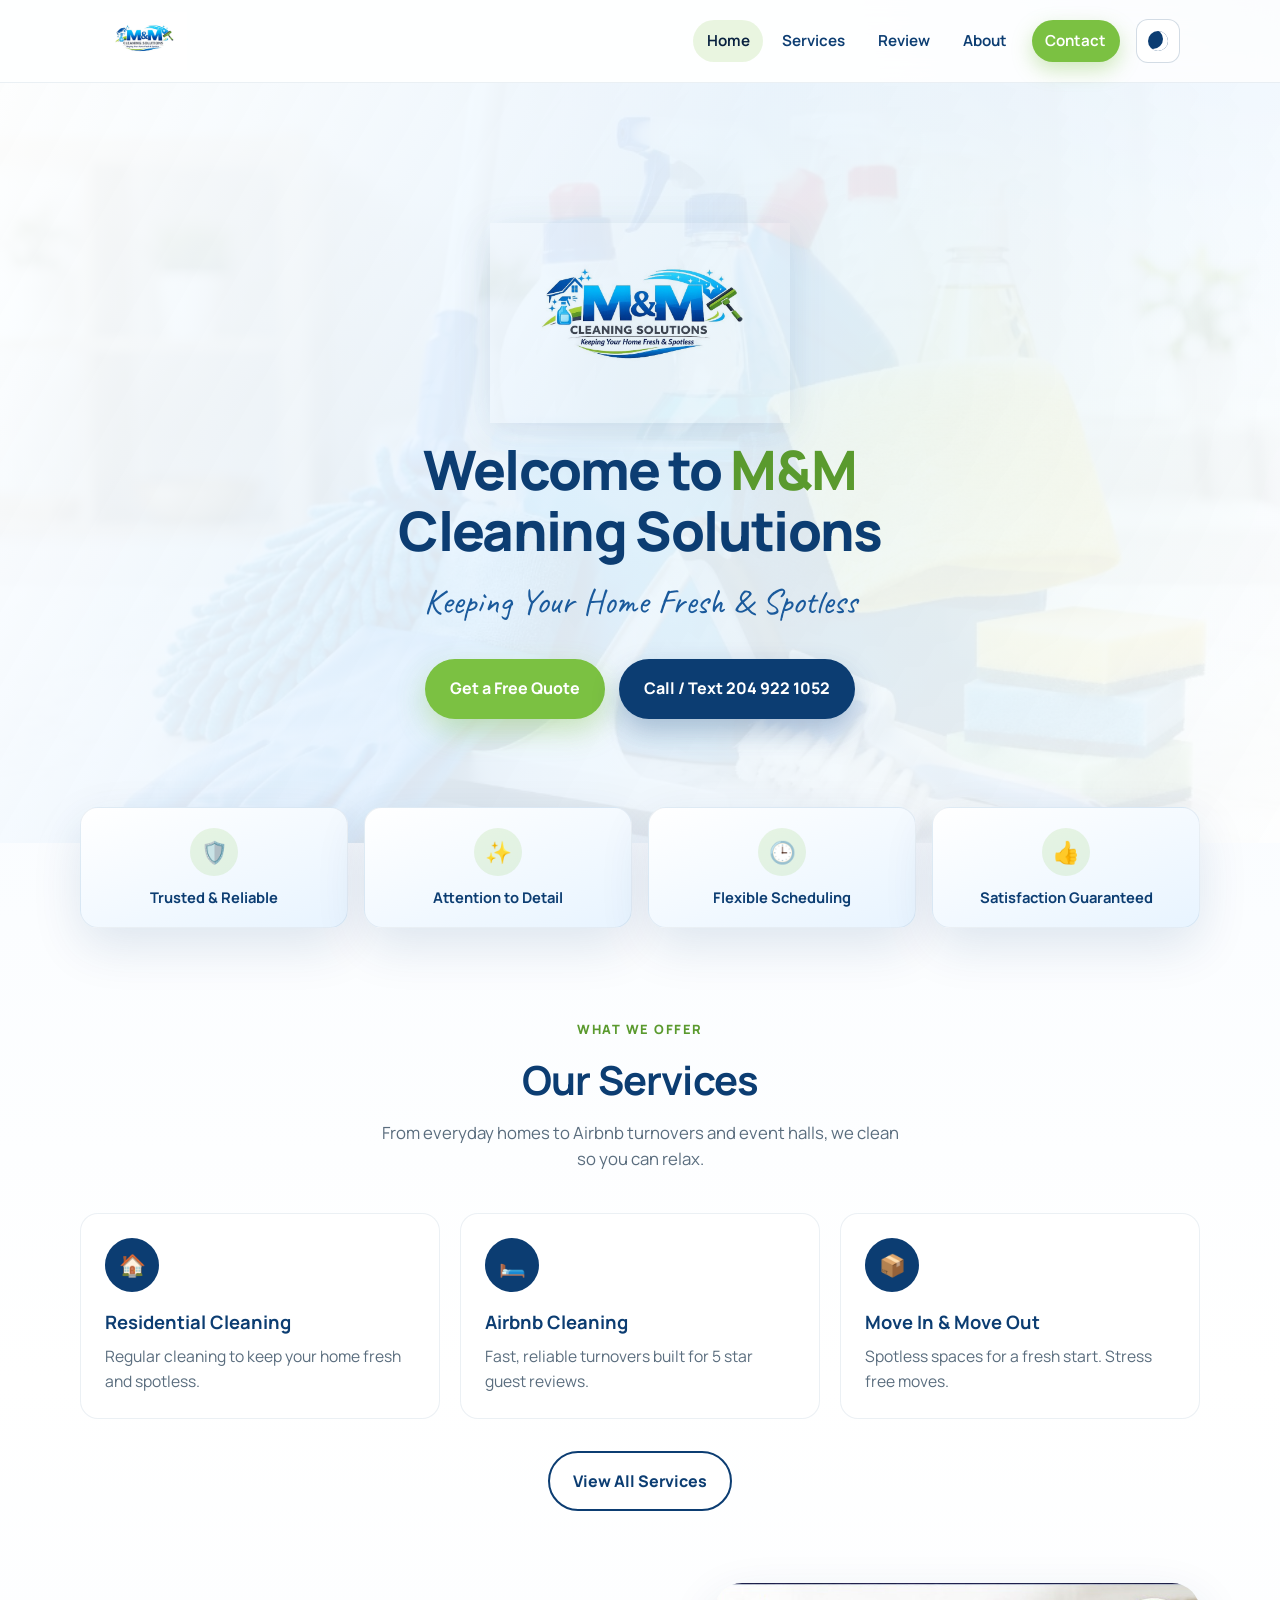
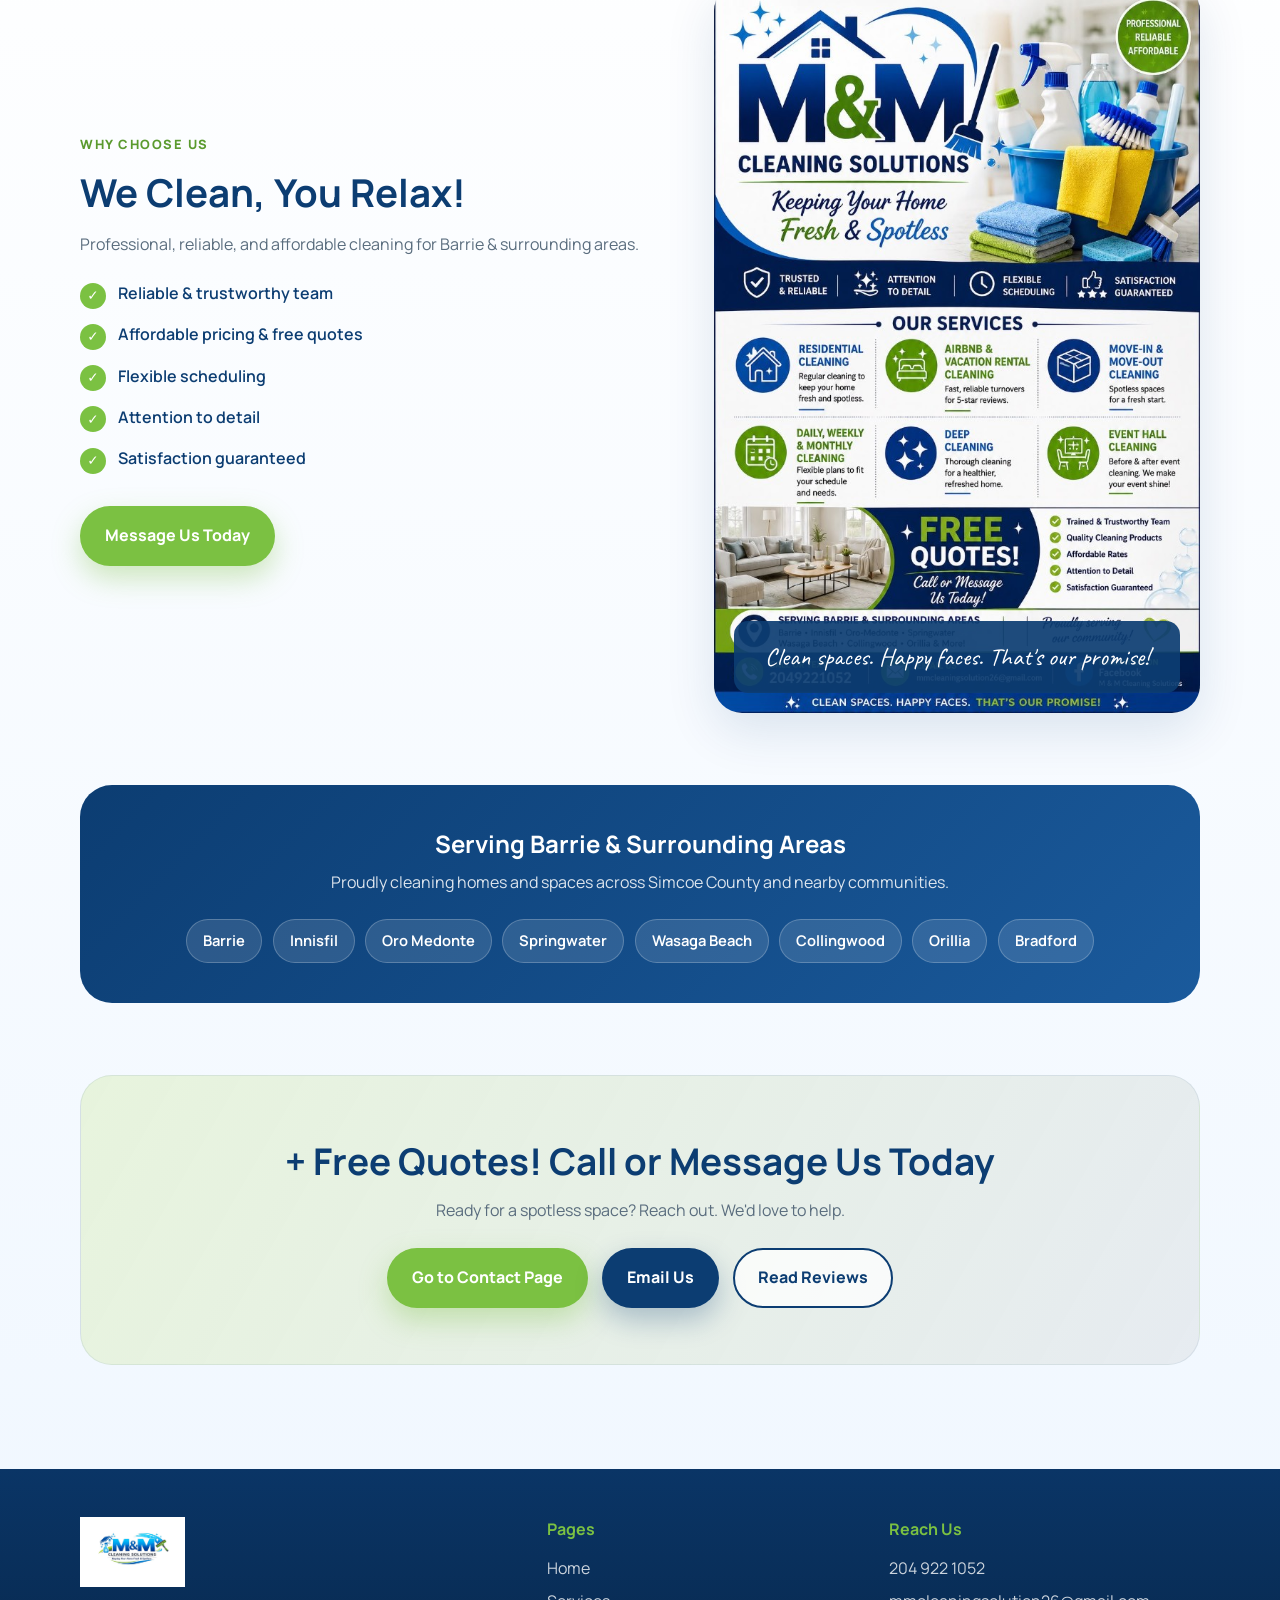
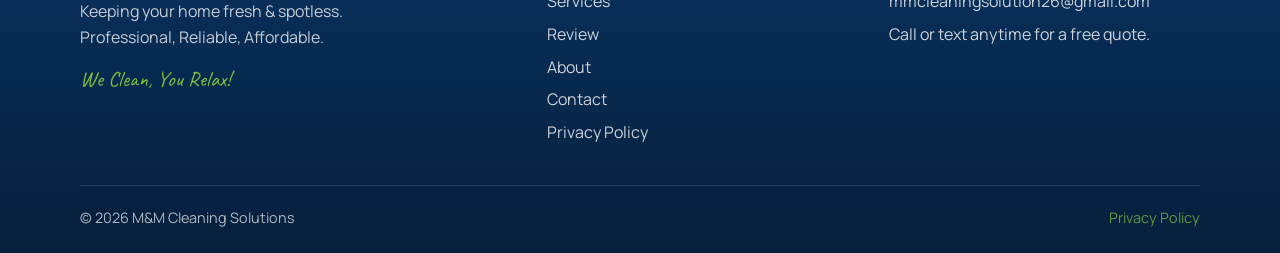
<file: index.html>
﻿<!DOCTYPE html>
<html lang="en">
<head>
 <meta charset="UTF-8" />
 <meta name="viewport" content="width=device-width, initial-scale=1.0" />
 <title>M&M Cleaning Solutions | Keeping Your Home Fresh & Spotless</title>
 <meta name="description" content="Professional residential, Airbnb, deep, and event cleaning in Barrie and surrounding areas. Call or text 204 922 1052 for a free quote." />
 <link rel="preconnect" href="https://fonts.googleapis.com" />
 <link rel="preconnect" href="https://fonts.gstatic.com" crossorigin />
 <link href="https://fonts.googleapis.com/css2?family=Caveat:wght@600;700&family=Manrope:wght@500;600;700;800&display=swap" rel="stylesheet" />
 <link rel="stylesheet" href="css/styles.css" />
 <link rel="icon" href="assets/logo.png" />
 <script>
 (function () {
   try {
     var t = localStorage.getItem("mm-theme");
     if (t === "dark" || (!t && window.matchMedia("(prefers-color-scheme: dark)").matches)) {
       document.documentElement.setAttribute("data-theme", "dark");
     }
   } catch (e) {}
 })();
 </script>
</head>
<body data-page="home">
 <header class="site-header">
 <div class="nav-wrap">
 <a class="brand" href="index.html" aria-label="M&M Cleaning Solutions home">
 <img src="assets/logo.png" alt="M&M Cleaning Solutions logo" />
 <span class="brand-text">M&M Cleaning<small>Solutions</small></span>
 </a>
 <nav class="nav-links" aria-label="Primary">
 <a href="index.html" data-nav="home">Home</a>
 <a href="services.html" data-nav="services">Services</a>
 <a href="review.html" data-nav="review">Review</a>
 <a href="about.html" data-nav="about">About</a>
 <a class="nav-cta" href="contact.html" data-nav="contact">Contact</a>
 </nav>
 <div class="nav-actions">
 <button class="theme-toggle" type="button" aria-label="Switch to dark theme" title="Switch to dark theme">
 <span class="theme-toggle-icon" aria-hidden="true"></span>
 </button>
 <button class="menu-toggle" type="button" aria-label="Open menu" aria-expanded="false">
 <span class="menu-toggle-bars" aria-hidden="true"><span></span><span></span><span></span></span>
 </button>
 </div>
 </div>
 </header>

 <main>
 <section class="hero">
 <div class="hero-bg" aria-hidden="true"></div>
 <div class="hero-veil" aria-hidden="true"></div>
 <div class="hero-inner">
 <img class="hero-logo" src="assets/logo.png" alt="M&M Cleaning Solutions" />
 <h1>Welcome to <span>M&M</span> Cleaning Solutions</h1>
 <p class="hero-tag">Keeping Your Home Fresh & Spotless</p>
 <div class="hero-actions">
 <a class="btn btn-primary" href="contact.html">Get a Free Quote</a>
 <a class="btn btn-secondary" href="tel:2049221052">Call / Text 204 922 1052</a>
 </div>
 </div>
 </section>

 <div class="values">
 <article class="value-item reveal">
 <div class="value-icon">🛡️</div>
 <h3>Trusted & Reliable</h3>
 </article>
 <article class="value-item reveal">
 <div class="value-icon">✨</div>
 <h3>Attention to Detail</h3>
 </article>
 <article class="value-item reveal">
 <div class="value-icon">🕒</div>
 <h3>Flexible Scheduling</h3>
 </article>
 <article class="value-item reveal">
 <div class="value-icon">👍</div>
 <h3>Satisfaction Guaranteed</h3>
 </article>
 </div>

 <section class="section">
 <div class="section-inner">
 <div class="section-head reveal">
 <span class="eyebrow">What we offer</span>
 <h2>Our Services</h2>
 <p>From everyday homes to Airbnb turnovers and event halls, we clean so you can relax.</p>
 </div>
 <div class="services-grid">
 <article class="service reveal">
 <div class="service-icon">🏠</div>
 <h3>Residential Cleaning</h3>
 <p>Regular cleaning to keep your home fresh and spotless.</p>
 </article>
 <article class="service reveal">
 <div class="service-icon">🛏️</div>
 <h3>Airbnb Cleaning</h3>
 <p>Fast, reliable turnovers built for 5 star guest reviews.</p>
 </article>
 <article class="service reveal">
 <div class="service-icon">📦</div>
 <h3>Move In & Move Out</h3>
 <p>Spotless spaces for a fresh start. Stress free moves.</p>
 </article>
 </div>
 <div class="hero-actions" style="margin-top: 2rem;">
 <a class="btn btn-outline" href="services.html">View All Services</a>
 </div>
 </div>
 </section>

 <section class="section" style="padding-top: 0;">
 <div class="section-inner split">
 <div class="reveal">
 <span class="eyebrow">Why choose us</span>
 <h2 style="color: var(--navy); font-size: clamp(1.8rem, 3vw, 2.4rem); margin-bottom: 0.5rem;">We Clean, You Relax!</h2>
 <p style="color: var(--muted);">Professional, reliable, and affordable cleaning for Barrie & surrounding areas.</p>
 <ul class="check-list">
 <li><span class="check">✓</span> Reliable & trustworthy team</li>
 <li><span class="check">✓</span> Affordable pricing & free quotes</li>
 <li><span class="check">✓</span> Flexible scheduling</li>
 <li><span class="check">✓</span> Attention to detail</li>
 <li><span class="check">✓</span> Satisfaction guaranteed</li>
 </ul>
 <a class="btn btn-primary" href="contact.html">Message Us Today</a>
 </div>
 <div class="split-visual reveal">
 <img src="assets/living-room.png" alt="Clean, bright living space" />
 <div class="split-badge">Clean spaces. Happy faces. That's our promise!</div>
 </div>
 </div>
 </section>

 <section class="section" style="padding-top: 0;">
 <div class="section-inner">
 <div class="areas reveal">
 <h2>Serving Barrie & Surrounding Areas</h2>
 <p>Proudly cleaning homes and spaces across Simcoe County and nearby communities.</p>
 <div class="area-chips">
 <span>Barrie</span>
 <span>Innisfil</span>
 <span>Oro Medonte</span>
 <span>Springwater</span>
 <span>Wasaga Beach</span>
 <span>Collingwood</span>
 <span>Orillia</span>
 <span>Bradford</span>
 </div>
 </div>
 </div>
 </section>

 <section class="section" style="padding-top: 0;">
 <div class="section-inner">
 <div class="cta-band reveal">
 <h2>+ Free Quotes! Call or Message Us Today</h2>
 <p>Ready for a spotless space? Reach out. We'd love to help.</p>
 <div class="hero-actions">
 <a class="btn btn-primary" href="contact.html">Go to Contact Page</a>
 <a class="btn btn-secondary" href="mailto:mmcleaningsolution26@gmail.com">Email Us</a>
 <a class="btn btn-outline" href="review.html">Read Reviews</a>
 </div>
 </div>
 </div>
 </section>
 </main>

 <footer class="site-footer">
 <div class="footer-grid">
 <div class="footer-brand">
 <img src="assets/logo.png" alt="M&M Cleaning Solutions" />
 <p>Keeping your home fresh & spotless. Professional, Reliable, Affordable.</p>
 <p class="footer-promise" style="margin-top: 0.75rem;">We Clean, You Relax!</p>
 </div>
 <div class="footer-col">
 <h4>Pages</h4>
 <a href="index.html">Home</a>
 <a href="services.html">Services</a>
 <a href="review.html">Review</a>
 <a href="about.html">About</a>
 <a href="contact.html">Contact</a>
 <a href="privacy.html">Privacy Policy</a>
 </div>
 <div class="footer-col">
 <h4>Reach Us</h4>
 <a href="tel:2049221052">204 922 1052</a>
 <a href="mailto:mmcleaningsolution26@gmail.com">mmcleaningsolution26@gmail.com</a>
 <p>Call or text anytime for a free quote.</p>
 </div>
 </div>
 <div class="footer-bottom">
 <span>© <span id="year"></span> M&M Cleaning Solutions</span>
 <a href="privacy.html">Privacy Policy</a>
 </div>
 </footer>

 <script src="js/main.js"></script>
</body>
</html>
</file>
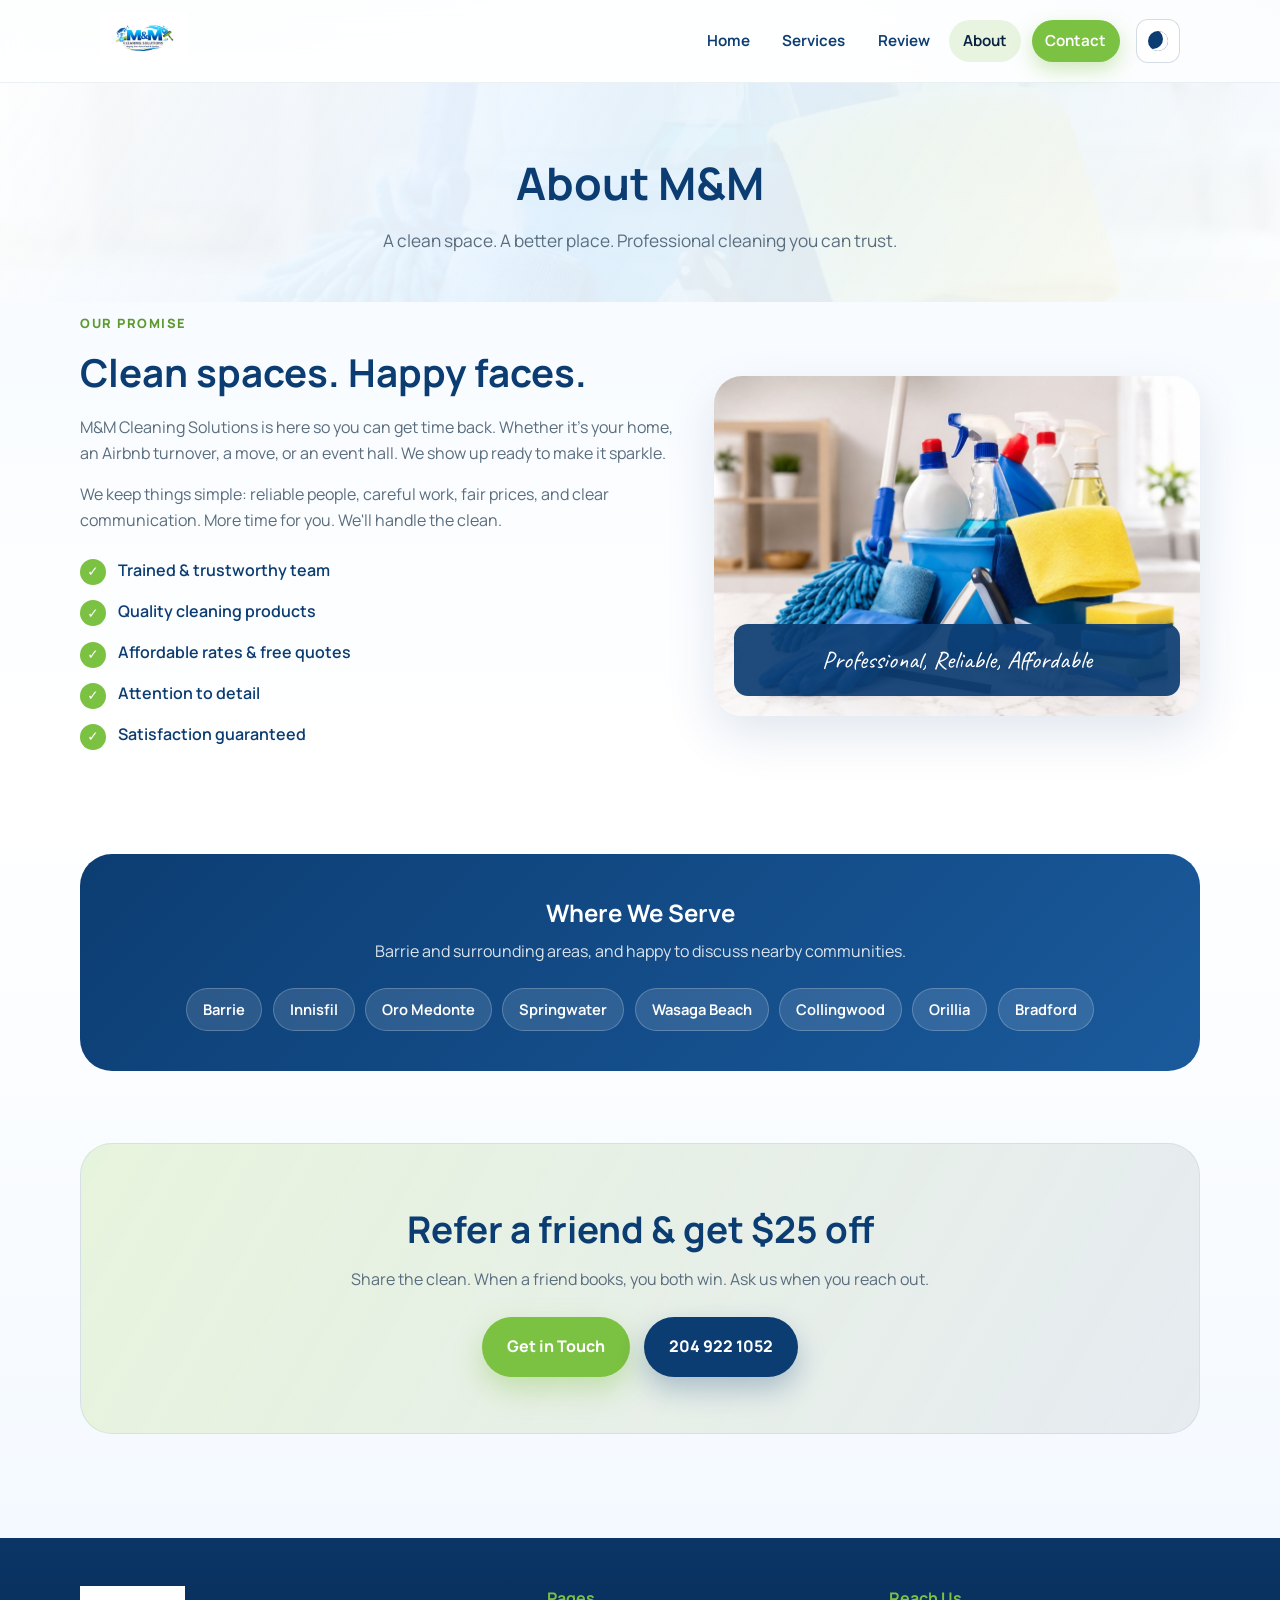
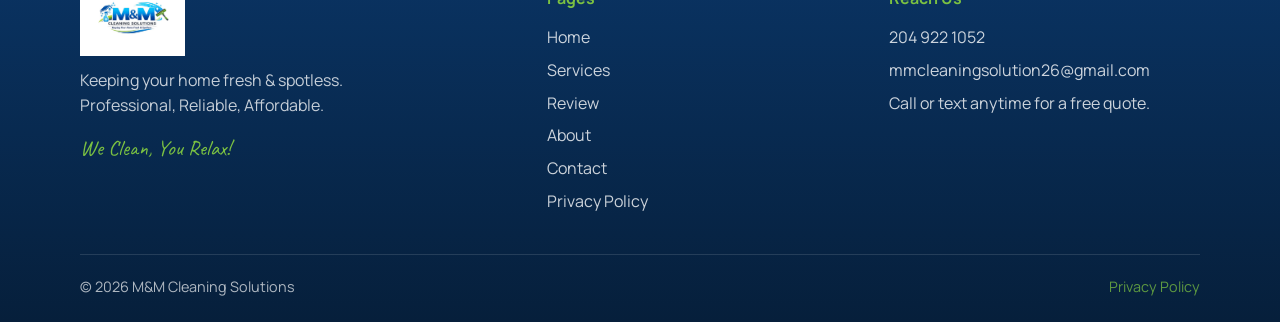
<file: about.html>
﻿<!DOCTYPE html>
<html lang="en">
<head>
 <meta charset="UTF-8" />
 <meta name="viewport" content="width=device-width, initial-scale=1.0" />
 <title>About | M&M Cleaning Solutions</title>
 <meta name="description" content="Learn about M&M Cleaning Solutions. Professional, reliable, affordable cleaning in Barrie and surrounding areas." />
 <link rel="preconnect" href="https://fonts.googleapis.com" />
 <link rel="preconnect" href="https://fonts.gstatic.com" crossorigin />
 <link href="https://fonts.googleapis.com/css2?family=Caveat:wght@600;700&family=Manrope:wght@500;600;700;800&display=swap" rel="stylesheet" />
 <link rel="stylesheet" href="css/styles.css" />
 <link rel="icon" href="assets/logo.png" />
 <script>
 (function () {
   try {
     var t = localStorage.getItem("mm-theme");
     if (t === "dark" || (!t && window.matchMedia("(prefers-color-scheme: dark)").matches)) {
       document.documentElement.setAttribute("data-theme", "dark");
     }
   } catch (e) {}
 })();
 </script>
</head>
<body data-page="about">
 <header class="site-header">
 <div class="nav-wrap">
 <a class="brand" href="index.html" aria-label="M&M Cleaning Solutions home">
 <img src="assets/logo.png" alt="M&M Cleaning Solutions logo" />
 <span class="brand-text">M&M Cleaning<small>Solutions</small></span>
 </a>
 <nav class="nav-links" aria-label="Primary">
 <a href="index.html" data-nav="home">Home</a>
 <a href="services.html" data-nav="services">Services</a>
 <a href="review.html" data-nav="review">Review</a>
 <a href="about.html" data-nav="about">About</a>
 <a class="nav-cta" href="contact.html" data-nav="contact">Contact</a>
 </nav>
 <div class="nav-actions">
 <button class="theme-toggle" type="button" aria-label="Switch to dark theme" title="Switch to dark theme">
 <span class="theme-toggle-icon" aria-hidden="true"></span>
 </button>
 <button class="menu-toggle" type="button" aria-label="Open menu" aria-expanded="false">
 <span class="menu-toggle-bars" aria-hidden="true"><span></span><span></span><span></span></span>
 </button>
 </div>
 </div>
 </header>

 <main>
 <section class="page-hero">
 <div class="hero-bg" aria-hidden="true"></div>
 <div class="hero-veil" aria-hidden="true"></div>
 <h1>About M&M</h1>
 <p>A clean space. A better place. Professional cleaning you can trust.</p>
 </section>

 <section class="section" style="padding-top: 0.5rem;">
 <div class="section-inner split">
 <div class="reveal">
 <span class="eyebrow">Our promise</span>
 <h2 style="color: var(--navy); font-size: clamp(1.8rem, 3vw, 2.4rem); margin-bottom: 0.75rem;">Clean spaces. Happy faces.</h2>
 <p style="color: var(--muted); margin-bottom: 1rem;">
 M&M Cleaning Solutions is here so you can get time back. Whether it's your home,
 an Airbnb turnover, a move, or an event hall. We show up ready to make it sparkle.
 </p>
 <p style="color: var(--muted);">
 We keep things simple: reliable people, careful work, fair prices, and clear communication.
 More time for you. We'll handle the clean.
 </p>
 <ul class="check-list">
 <li><span class="check">✓</span> Trained & trustworthy team</li>
 <li><span class="check">✓</span> Quality cleaning products</li>
 <li><span class="check">✓</span> Affordable rates & free quotes</li>
 <li><span class="check">✓</span> Attention to detail</li>
 <li><span class="check">✓</span> Satisfaction guaranteed</li>
 </ul>
 </div>
 <div class="split-visual reveal">
 <img src="assets/banner.png" alt="Professional cleaning supplies" />
 <div class="split-badge">Professional, Reliable, Affordable</div>
 </div>
 </div>
 </section>

 <section class="section" style="padding-top: 0;">
 <div class="section-inner">
 <div class="areas reveal">
 <h2>Where We Serve</h2>
 <p>Barrie and surrounding areas, and happy to discuss nearby communities.</p>
 <div class="area-chips">
 <span>Barrie</span>
 <span>Innisfil</span>
 <span>Oro Medonte</span>
 <span>Springwater</span>
 <span>Wasaga Beach</span>
 <span>Collingwood</span>
 <span>Orillia</span>
 <span>Bradford</span>
 </div>
 </div>
 </div>
 </section>

 <section class="section" style="padding-top: 0;">
 <div class="section-inner">
 <div class="cta-band reveal">
 <h2>Refer a friend & get $25 off</h2>
 <p>Share the clean. When a friend books, you both win. Ask us when you reach out.</p>
 <div class="hero-actions">
 <a class="btn btn-primary" href="contact.html">Get in Touch</a>
 <a class="btn btn-secondary" href="tel:2049221052">204 922 1052</a>
 </div>
 </div>
 </div>
 </section>
 </main>

 <footer class="site-footer">
 <div class="footer-grid">
 <div class="footer-brand">
 <img src="assets/logo.png" alt="M&M Cleaning Solutions" />
 <p>Keeping your home fresh & spotless. Professional, Reliable, Affordable.</p>
 <p class="footer-promise" style="margin-top: 0.75rem;">We Clean, You Relax!</p>
 </div>
 <div class="footer-col">
 <h4>Pages</h4>
 <a href="index.html">Home</a>
 <a href="services.html">Services</a>
 <a href="review.html">Review</a>
 <a href="about.html">About</a>
 <a href="contact.html">Contact</a>
 <a href="privacy.html">Privacy Policy</a>
 </div>
 <div class="footer-col">
 <h4>Reach Us</h4>
 <a href="tel:2049221052">204 922 1052</a>
 <a href="mailto:mmcleaningsolution26@gmail.com">mmcleaningsolution26@gmail.com</a>
 <p>Call or text anytime for a free quote.</p>
 </div>
 </div>
 <div class="footer-bottom">
 <span>© <span id="year"></span> M&M Cleaning Solutions</span>
 <a href="privacy.html">Privacy Policy</a>
 </div>
 </footer>

 <script src="js/main.js"></script>
</body>
</html>
</file>
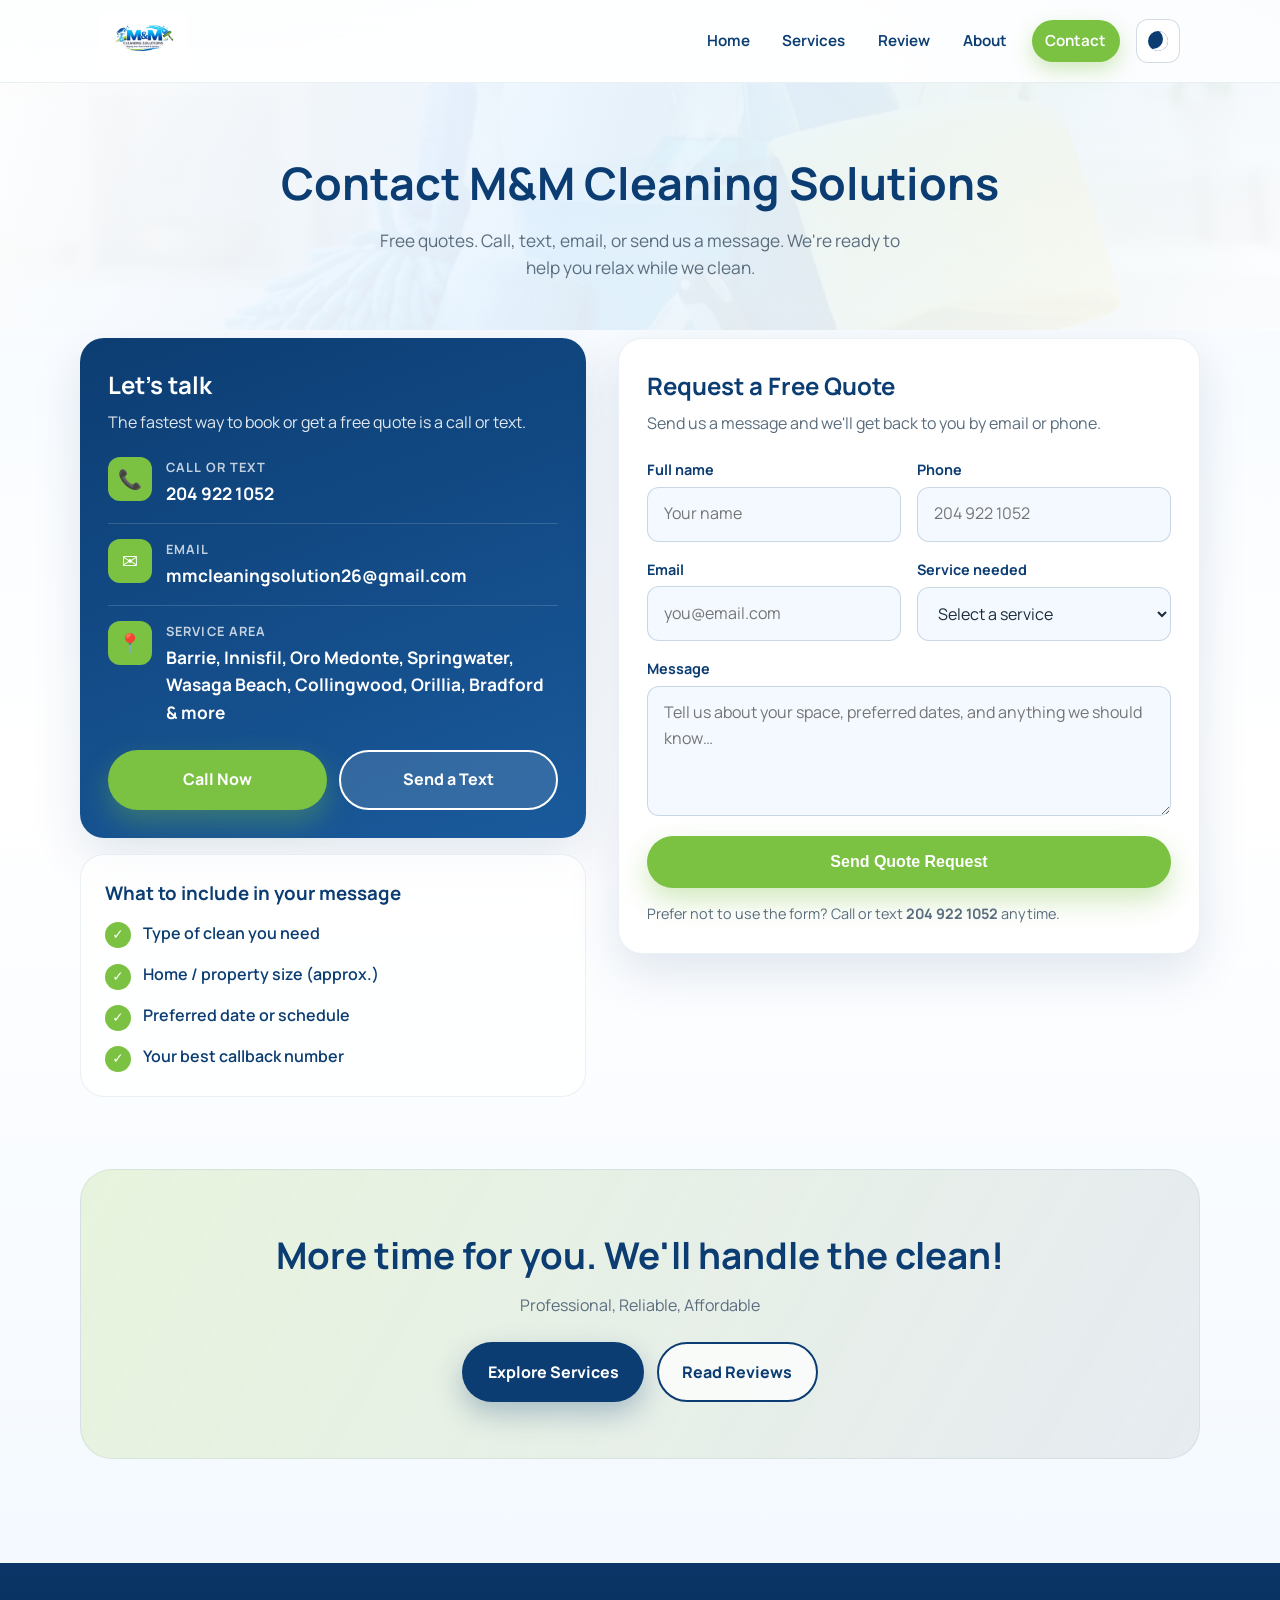
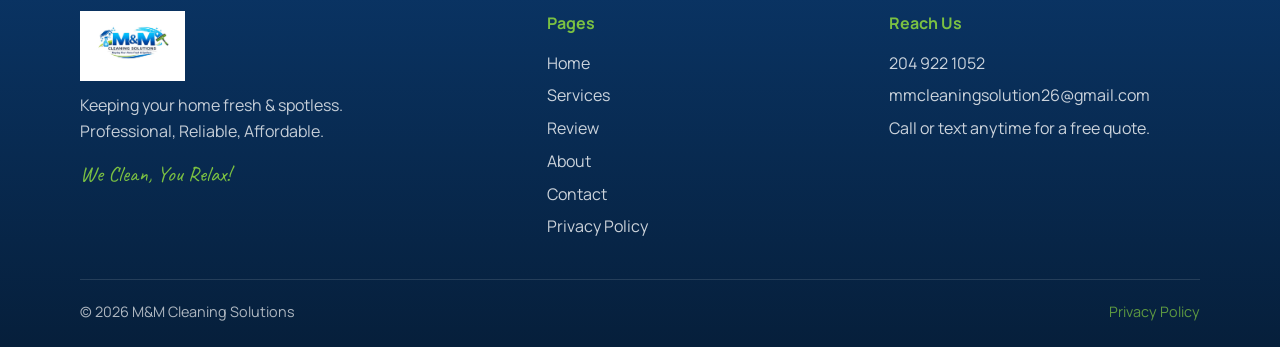
<file: contact.html>
﻿<!DOCTYPE html>
<html lang="en">
<head>
 <meta charset="UTF-8" />
 <meta name="viewport" content="width=device-width, initial-scale=1.0" />
 <title>Contact | M&M Cleaning Solutions</title>
 <meta name="description" content="Contact M&M Cleaning Solutions for a free quote. Call or text 204 922 1052 or email mmcleaningsolution26@gmail.com." />
 <link rel="preconnect" href="https://fonts.googleapis.com" />
 <link rel="preconnect" href="https://fonts.gstatic.com" crossorigin />
 <link href="https://fonts.googleapis.com/css2?family=Caveat:wght@600;700&family=Manrope:wght@500;600;700;800&display=swap" rel="stylesheet" />
 <link rel="stylesheet" href="css/styles.css" />
 <link rel="icon" href="assets/logo.png" />
 <script>
 (function () {
   try {
     var t = localStorage.getItem("mm-theme");
     if (t === "dark" || (!t && window.matchMedia("(prefers-color-scheme: dark)").matches)) {
       document.documentElement.setAttribute("data-theme", "dark");
     }
   } catch (e) {}
 })();
 </script>
</head>
<body data-page="contact">
 <header class="site-header">
 <div class="nav-wrap">
 <a class="brand" href="index.html" aria-label="M&M Cleaning Solutions home">
 <img src="assets/logo.png" alt="M&M Cleaning Solutions logo" />
 <span class="brand-text">M&M Cleaning<small>Solutions</small></span>
 </a>
 <nav class="nav-links" aria-label="Primary">
 <a href="index.html" data-nav="home">Home</a>
 <a href="services.html" data-nav="services">Services</a>
 <a href="review.html" data-nav="review">Review</a>
 <a href="about.html" data-nav="about">About</a>
 <a class="nav-cta" href="contact.html" data-nav="contact">Contact</a>
 </nav>
 <div class="nav-actions">
 <button class="theme-toggle" type="button" aria-label="Switch to dark theme" title="Switch to dark theme">
 <span class="theme-toggle-icon" aria-hidden="true"></span>
 </button>
 <button class="menu-toggle" type="button" aria-label="Open menu" aria-expanded="false">
 <span class="menu-toggle-bars" aria-hidden="true"><span></span><span></span><span></span></span>
 </button>
 </div>
 </div>
 </header>

 <main>
 <section class="page-hero">
 <div class="hero-bg" aria-hidden="true"></div>
 <div class="hero-veil" aria-hidden="true"></div>
 <h1>Contact M&M Cleaning Solutions</h1>
 <p>Free quotes. Call, text, email, or send us a message. We're ready to help you relax while we clean.</p>
 </section>

 <section class="section" style="padding-top: 0.5rem;">
 <div class="section-inner contact-layout">
 <div class="contact-info reveal">
 <div class="contact-card">
 <h2>Let's talk</h2>
 <p>The fastest way to book or get a free quote is a call or text.</p>

 <div class="contact-line">
 <div class="contact-ico">📞</div>
 <div>
 <strong>Call or Text</strong>
 <a href="tel:2049221052">204 922 1052</a>
 </div>
 </div>

 <div class="contact-line">
 <div class="contact-ico">✉️</div>
 <div>
 <strong>Email</strong>
 <a href="mailto:mmcleaningsolution26@gmail.com">mmcleaningsolution26@gmail.com</a>
 </div>
 </div>

 <div class="contact-line">
 <div class="contact-ico">📍</div>
 <div>
 <strong>Service Area</strong>
 <span>Barrie, Innisfil, Oro Medonte, Springwater, Wasaga Beach, Collingwood, Orillia, Bradford & more</span>
 </div>
 </div>

 <div class="quick-actions">
 <a class="btn btn-primary" href="tel:2049221052">Call Now</a>
 <a class="btn btn-outline" style="background: rgba(255,255,255,0.12); border-color: white; color: white;" href="sms:2049221052">Send a Text</a>
 </div>
 </div>

 <div class="info-panel">
 <h3>What to include in your message</h3>
 <ul class="check-list" style="margin: 0;">
 <li><span class="check">✓</span> Type of clean you need</li>
 <li><span class="check">✓</span> Home / property size (approx.)</li>
 <li><span class="check">✓</span> Preferred date or schedule</li>
 <li><span class="check">✓</span> Your best callback number</li>
 </ul>
 </div>
 </div>

 <div class="form-panel reveal">
 <h2>Request a Free Quote</h2>
 <p>Send us a message and we'll get back to you by email or phone.</p>
 <form id="contact-form">
 <input type="hidden" name="access_key" value="49f99c70-6d7b-43de-9d81-f4a85e9b32de" />
 <input type="hidden" name="subject" value="New quote request from M&M Cleaning Solutions" />
 <input type="hidden" name="from_name" value="M&M Cleaning Solutions Website" />
 <input type="checkbox" name="botcheck" class="botcheck" tabindex="-1" autocomplete="off" aria-hidden="true" />
 <div class="form-grid">
 <div class="field">
 <label for="name">Full name</label>
 <input id="name" name="name" type="text" required placeholder="Your name" autocomplete="name" />
 </div>
 <div class="field">
 <label for="phone">Phone</label>
 <input id="phone" name="phone" type="tel" required placeholder="204 922 1052" autocomplete="tel" />
 </div>
 <div class="field">
 <label for="email">Email</label>
 <input id="email" name="email" type="email" required placeholder="you@email.com" autocomplete="email" />
 </div>
 <div class="field">
 <label for="service">Service needed</label>
 <select id="service" name="service" required>
 <option value="">Select a service</option>
 <option>Residential Cleaning</option>
 <option>Airbnb Cleaning</option>
 <option>Move In / Move Out Cleaning</option>
 <option>Deep Cleaning</option>
 <option>Daily / Weekly / Monthly</option>
 <option>Event Hall Cleaning</option>
 <option>Other / Not sure</option>
 </select>
 </div>
 <div class="field full">
 <label for="message">Message</label>
 <textarea id="message" name="message" required placeholder="Tell us about your space, preferred dates, and anything we should know…"></textarea>
 </div>
 </div>
 <div style="margin-top: 1.25rem;">
 <button class="btn btn-primary" type="submit" style="width: 100%;">Send Quote Request</button>
 </div>
 <p class="form-note">Prefer not to use the form? Call or text <strong>204 922 1052</strong> anytime.</p>
 <div id="form-success" class="form-success" role="status"></div>
 </form>
 </div>
 </div>
 </section>

 <section class="section" style="padding-top: 0;">
 <div class="section-inner">
 <div class="cta-band reveal">
 <h2>More time for you. We'll handle the clean!</h2>
 <p>Professional, Reliable, Affordable</p>
 <div class="hero-actions">
 <a class="btn btn-secondary" href="services.html">Explore Services</a>
 <a class="btn btn-outline" href="review.html">Read Reviews</a>
 </div>
 </div>
 </div>
 </section>
 </main>

 <footer class="site-footer">
 <div class="footer-grid">
 <div class="footer-brand">
 <img src="assets/logo.png" alt="M&M Cleaning Solutions" />
 <p>Keeping your home fresh & spotless. Professional, Reliable, Affordable.</p>
 <p class="footer-promise" style="margin-top: 0.75rem;">We Clean, You Relax!</p>
 </div>
 <div class="footer-col">
 <h4>Pages</h4>
 <a href="index.html">Home</a>
 <a href="services.html">Services</a>
 <a href="review.html">Review</a>
 <a href="about.html">About</a>
 <a href="contact.html">Contact</a>
 <a href="privacy.html">Privacy Policy</a>
 </div>
 <div class="footer-col">
 <h4>Reach Us</h4>
 <a href="tel:2049221052">204 922 1052</a>
 <a href="mailto:mmcleaningsolution26@gmail.com">mmcleaningsolution26@gmail.com</a>
 <p>Call or text anytime for a free quote.</p>
 </div>
 </div>
 <div class="footer-bottom">
 <span>© <span id="year"></span> M&M Cleaning Solutions</span>
 <a href="privacy.html">Privacy Policy</a>
 </div>
 </footer>

 <script src="js/main.js"></script>
</body>
</html>
</file>
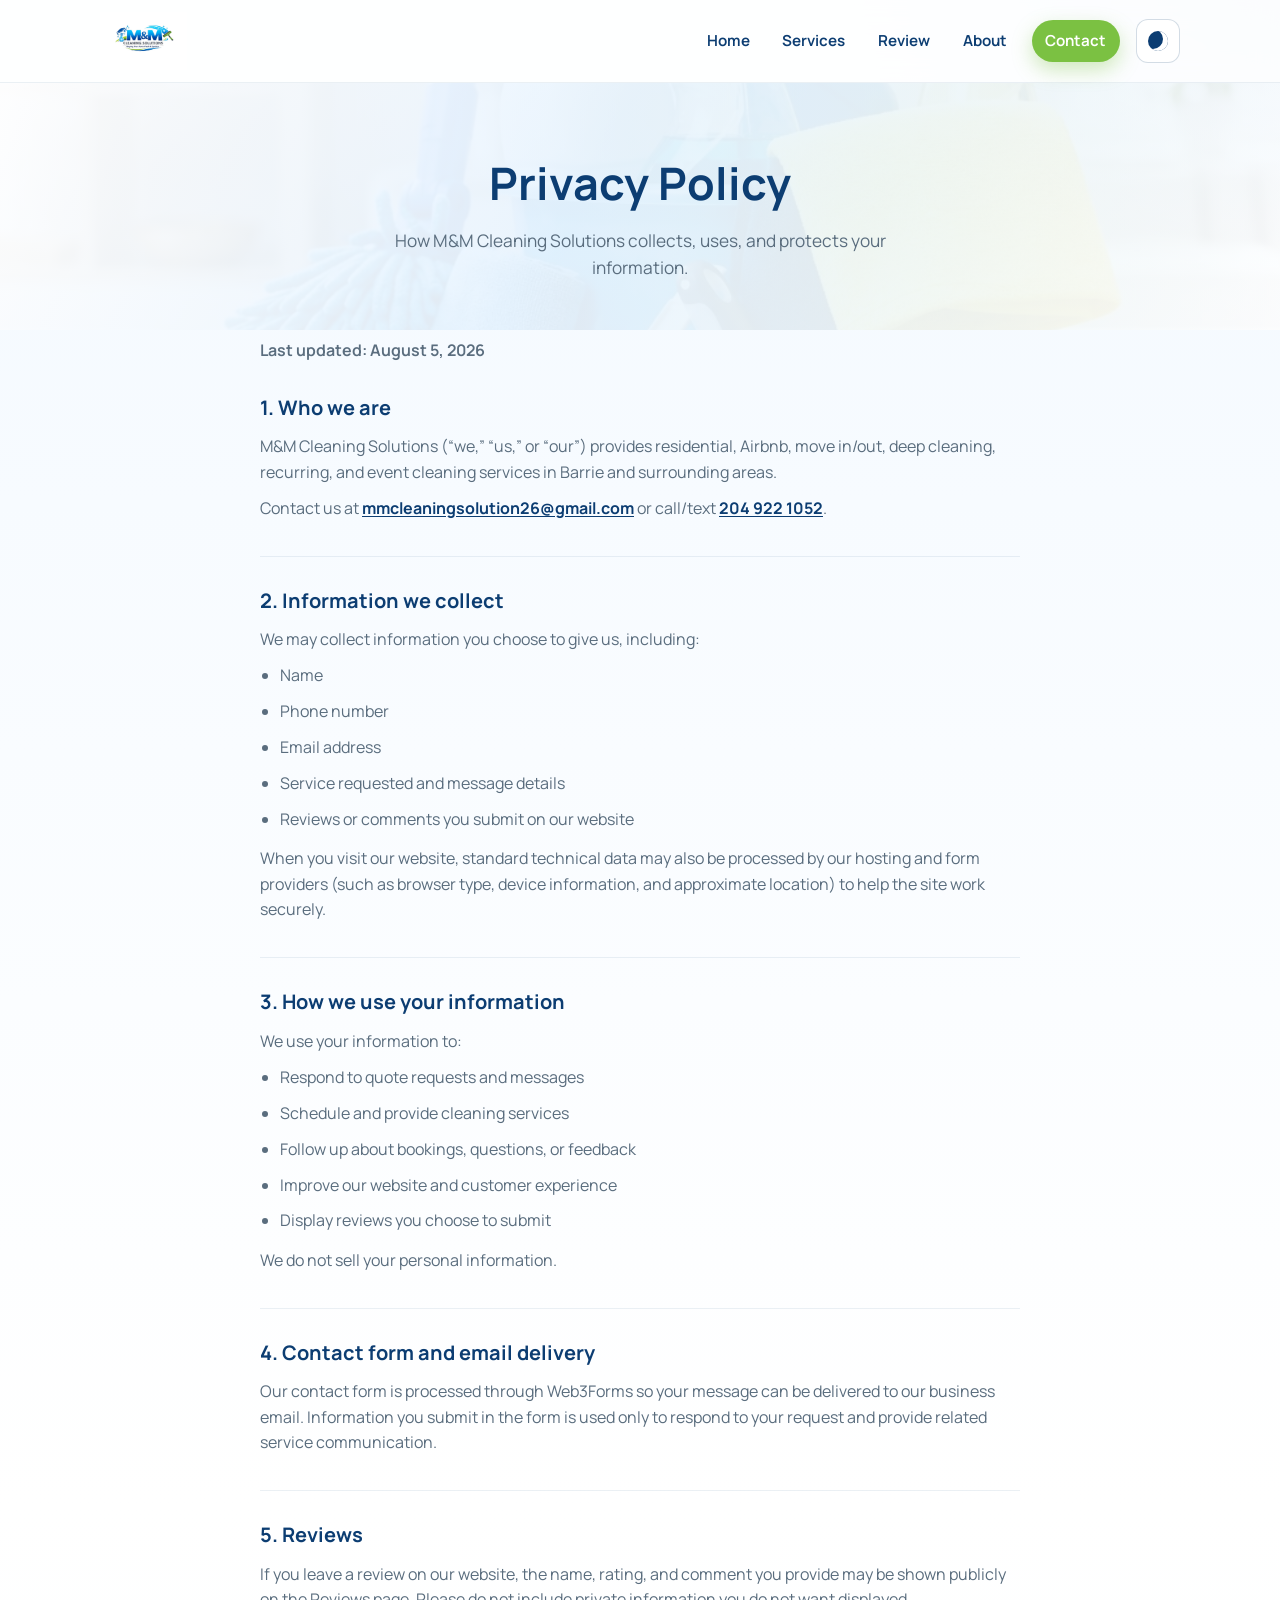
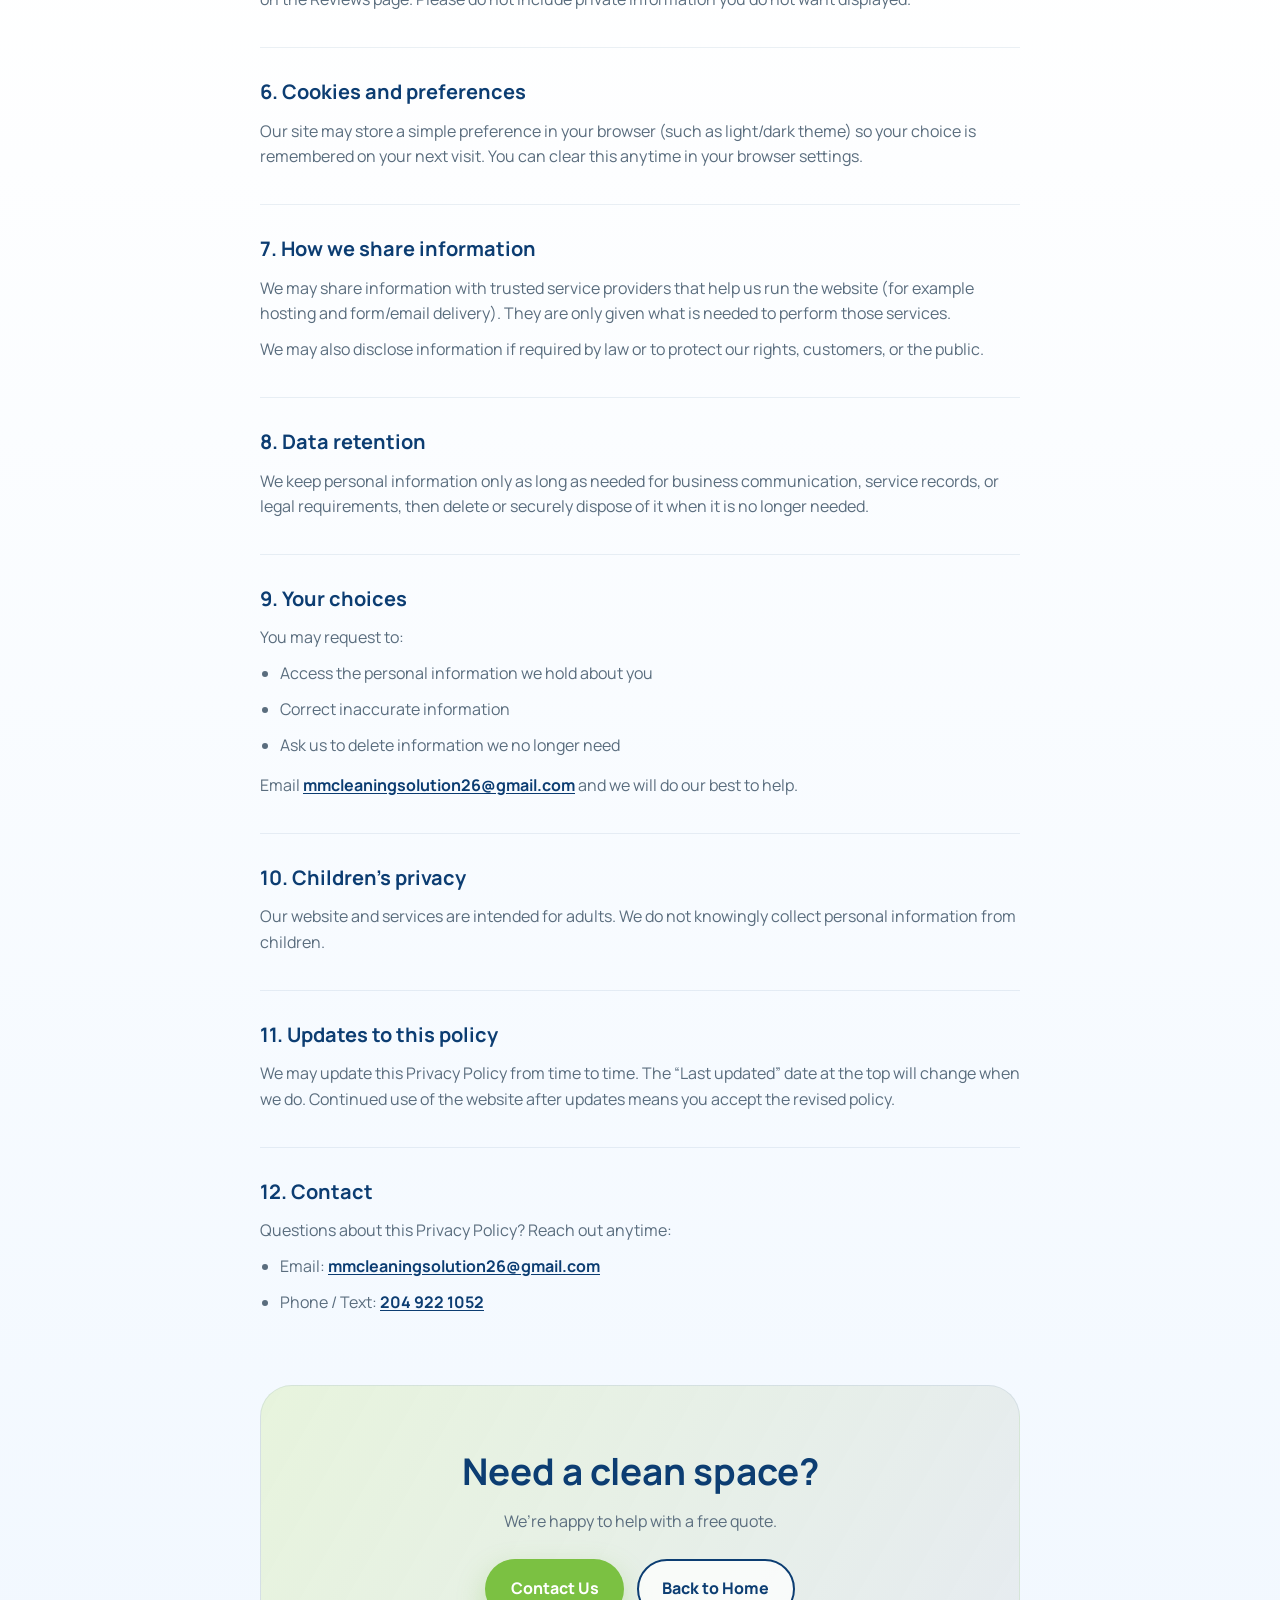
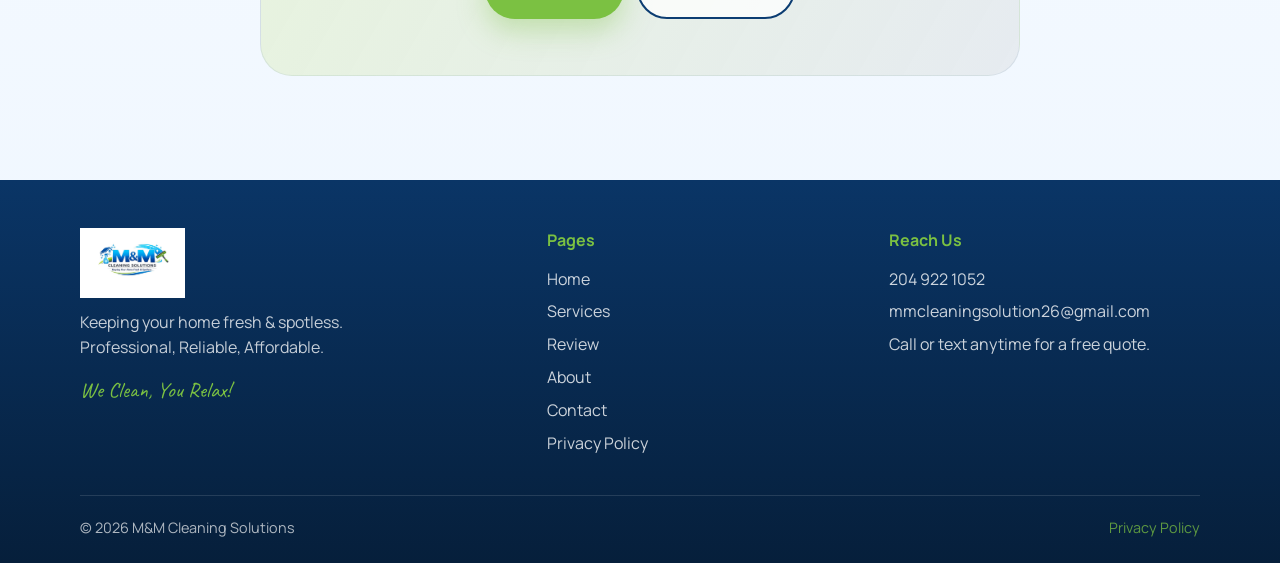
<file: privacy.html>
<!DOCTYPE html>
<html lang="en">
<head>
  <meta charset="UTF-8" />
  <meta name="viewport" content="width=device-width, initial-scale=1.0" />
  <title>Privacy Policy | M&M Cleaning Solutions</title>
  <meta name="description" content="Privacy Policy for M&M Cleaning Solutions. Learn how we collect, use, and protect your information." />
  <link rel="preconnect" href="https://fonts.googleapis.com" />
  <link rel="preconnect" href="https://fonts.gstatic.com" crossorigin />
  <link href="https://fonts.googleapis.com/css2?family=Caveat:wght@600;700&family=Manrope:wght@500;600;700;800&display=swap" rel="stylesheet" />
  <link rel="stylesheet" href="css/styles.css" />
  <link rel="icon" href="assets/logo.png" />
  <script>
    (function () {
      try {
        var t = localStorage.getItem("mm-theme");
        if (t === "dark" || (!t && window.matchMedia("(prefers-color-scheme: dark)").matches)) {
          document.documentElement.setAttribute("data-theme", "dark");
        }
      } catch (e) {}
    })();
  </script>
</head>
<body data-page="privacy">
  <header class="site-header">
    <div class="nav-wrap">
      <a class="brand" href="index.html" aria-label="M&M Cleaning Solutions home">
        <img src="assets/logo.png" alt="M&M Cleaning Solutions logo" />
        <span class="brand-text">M&M Cleaning<small>Solutions</small></span>
      </a>
      <nav class="nav-links" aria-label="Primary">
        <a href="index.html" data-nav="home">Home</a>
        <a href="services.html" data-nav="services">Services</a>
        <a href="review.html" data-nav="review">Review</a>
        <a href="about.html" data-nav="about">About</a>
        <a class="nav-cta" href="contact.html" data-nav="contact">Contact</a>
      </nav>
      <div class="nav-actions">
        <button class="theme-toggle" type="button" aria-label="Switch to dark theme" title="Switch to dark theme">
          <span class="theme-toggle-icon" aria-hidden="true"></span>
        </button>
        <button class="menu-toggle" type="button" aria-label="Open menu" aria-expanded="false">
          <span class="menu-toggle-bars" aria-hidden="true"><span></span><span></span><span></span></span>
        </button>
      </div>
    </div>
  </header>

  <main>
    <section class="page-hero">
      <div class="hero-bg" aria-hidden="true"></div>
      <div class="hero-veil" aria-hidden="true"></div>
      <h1>Privacy Policy</h1>
      <p>How M&M Cleaning Solutions collects, uses, and protects your information.</p>
    </section>

    <section class="section" style="padding-top: 0.5rem;">
      <div class="section-inner policy">
        <p class="policy-updated">Last updated: August 5, 2026</p>

        <article class="policy-block reveal">
          <h2>1. Who we are</h2>
          <p>
            M&M Cleaning Solutions (“we,” “us,” or “our”) provides residential, Airbnb, move in/out,
            deep cleaning, recurring, and event cleaning services in Barrie and surrounding areas.
          </p>
          <p>
            Contact us at
            <a href="mailto:mmcleaningsolution26@gmail.com">mmcleaningsolution26@gmail.com</a>
            or call/text <a href="tel:2049221052">204 922 1052</a>.
          </p>
        </article>

        <article class="policy-block reveal">
          <h2>2. Information we collect</h2>
          <p>We may collect information you choose to give us, including:</p>
          <ul>
            <li>Name</li>
            <li>Phone number</li>
            <li>Email address</li>
            <li>Service requested and message details</li>
            <li>Reviews or comments you submit on our website</li>
          </ul>
          <p>
            When you visit our website, standard technical data may also be processed by our hosting
            and form providers (such as browser type, device information, and approximate location)
            to help the site work securely.
          </p>
        </article>

        <article class="policy-block reveal">
          <h2>3. How we use your information</h2>
          <p>We use your information to:</p>
          <ul>
            <li>Respond to quote requests and messages</li>
            <li>Schedule and provide cleaning services</li>
            <li>Follow up about bookings, questions, or feedback</li>
            <li>Improve our website and customer experience</li>
            <li>Display reviews you choose to submit</li>
          </ul>
          <p>We do not sell your personal information.</p>
        </article>

        <article class="policy-block reveal">
          <h2>4. Contact form and email delivery</h2>
          <p>
            Our contact form is processed through Web3Forms so your message can be delivered to our
            business email. Information you submit in the form is used only to respond to your request
            and provide related service communication.
          </p>
        </article>

        <article class="policy-block reveal">
          <h2>5. Reviews</h2>
          <p>
            If you leave a review on our website, the name, rating, and comment you provide may be
            shown publicly on the Reviews page. Please do not include private information you do not
            want displayed.
          </p>
        </article>

        <article class="policy-block reveal">
          <h2>6. Cookies and preferences</h2>
          <p>
            Our site may store a simple preference in your browser (such as light/dark theme) so your
            choice is remembered on your next visit. You can clear this anytime in your browser settings.
          </p>
        </article>

        <article class="policy-block reveal">
          <h2>7. How we share information</h2>
          <p>
            We may share information with trusted service providers that help us run the website
            (for example hosting and form/email delivery). They are only given what is needed to
            perform those services.
          </p>
          <p>
            We may also disclose information if required by law or to protect our rights, customers,
            or the public.
          </p>
        </article>

        <article class="policy-block reveal">
          <h2>8. Data retention</h2>
          <p>
            We keep personal information only as long as needed for business communication, service
            records, or legal requirements, then delete or securely dispose of it when it is no longer
            needed.
          </p>
        </article>

        <article class="policy-block reveal">
          <h2>9. Your choices</h2>
          <p>You may request to:</p>
          <ul>
            <li>Access the personal information we hold about you</li>
            <li>Correct inaccurate information</li>
            <li>Ask us to delete information we no longer need</li>
          </ul>
          <p>
            Email
            <a href="mailto:mmcleaningsolution26@gmail.com">mmcleaningsolution26@gmail.com</a>
            and we will do our best to help.
          </p>
        </article>

        <article class="policy-block reveal">
          <h2>10. Children’s privacy</h2>
          <p>
            Our website and services are intended for adults. We do not knowingly collect personal
            information from children.
          </p>
        </article>

        <article class="policy-block reveal">
          <h2>11. Updates to this policy</h2>
          <p>
            We may update this Privacy Policy from time to time. The “Last updated” date at the top
            will change when we do. Continued use of the website after updates means you accept the
            revised policy.
          </p>
        </article>

        <article class="policy-block reveal">
          <h2>12. Contact</h2>
          <p>Questions about this Privacy Policy? Reach out anytime:</p>
          <ul>
            <li>Email: <a href="mailto:mmcleaningsolution26@gmail.com">mmcleaningsolution26@gmail.com</a></li>
            <li>Phone / Text: <a href="tel:2049221052">204 922 1052</a></li>
          </ul>
        </article>

        <div class="cta-band reveal" style="margin-top: 2rem;">
          <h2>Need a clean space?</h2>
          <p>We’re happy to help with a free quote.</p>
          <div class="hero-actions">
            <a class="btn btn-primary" href="contact.html">Contact Us</a>
            <a class="btn btn-outline" href="index.html">Back to Home</a>
          </div>
        </div>
      </div>
    </section>
  </main>

  <footer class="site-footer">
    <div class="footer-grid">
      <div class="footer-brand">
        <img src="assets/logo.png" alt="M&M Cleaning Solutions" />
        <p>Keeping your home fresh & spotless. Professional, Reliable, Affordable.</p>
        <p class="footer-promise" style="margin-top: 0.75rem;">We Clean, You Relax!</p>
      </div>
      <div class="footer-col">
        <h4>Pages</h4>
        <a href="index.html">Home</a>
        <a href="services.html">Services</a>
        <a href="review.html">Review</a>
        <a href="about.html">About</a>
        <a href="contact.html">Contact</a>
        <a href="privacy.html">Privacy Policy</a>
      </div>
      <div class="footer-col">
        <h4>Reach Us</h4>
        <a href="tel:2049221052">204 922 1052</a>
        <a href="mailto:mmcleaningsolution26@gmail.com">mmcleaningsolution26@gmail.com</a>
        <p>Call or text anytime for a free quote.</p>
      </div>
    </div>
    <div class="footer-bottom">
      <span>© <span id="year"></span> M&M Cleaning Solutions</span>
      <a href="privacy.html">Privacy Policy</a>
    </div>
  </footer>

  <script src="js/main.js"></script>
</body>
</html>
</file>
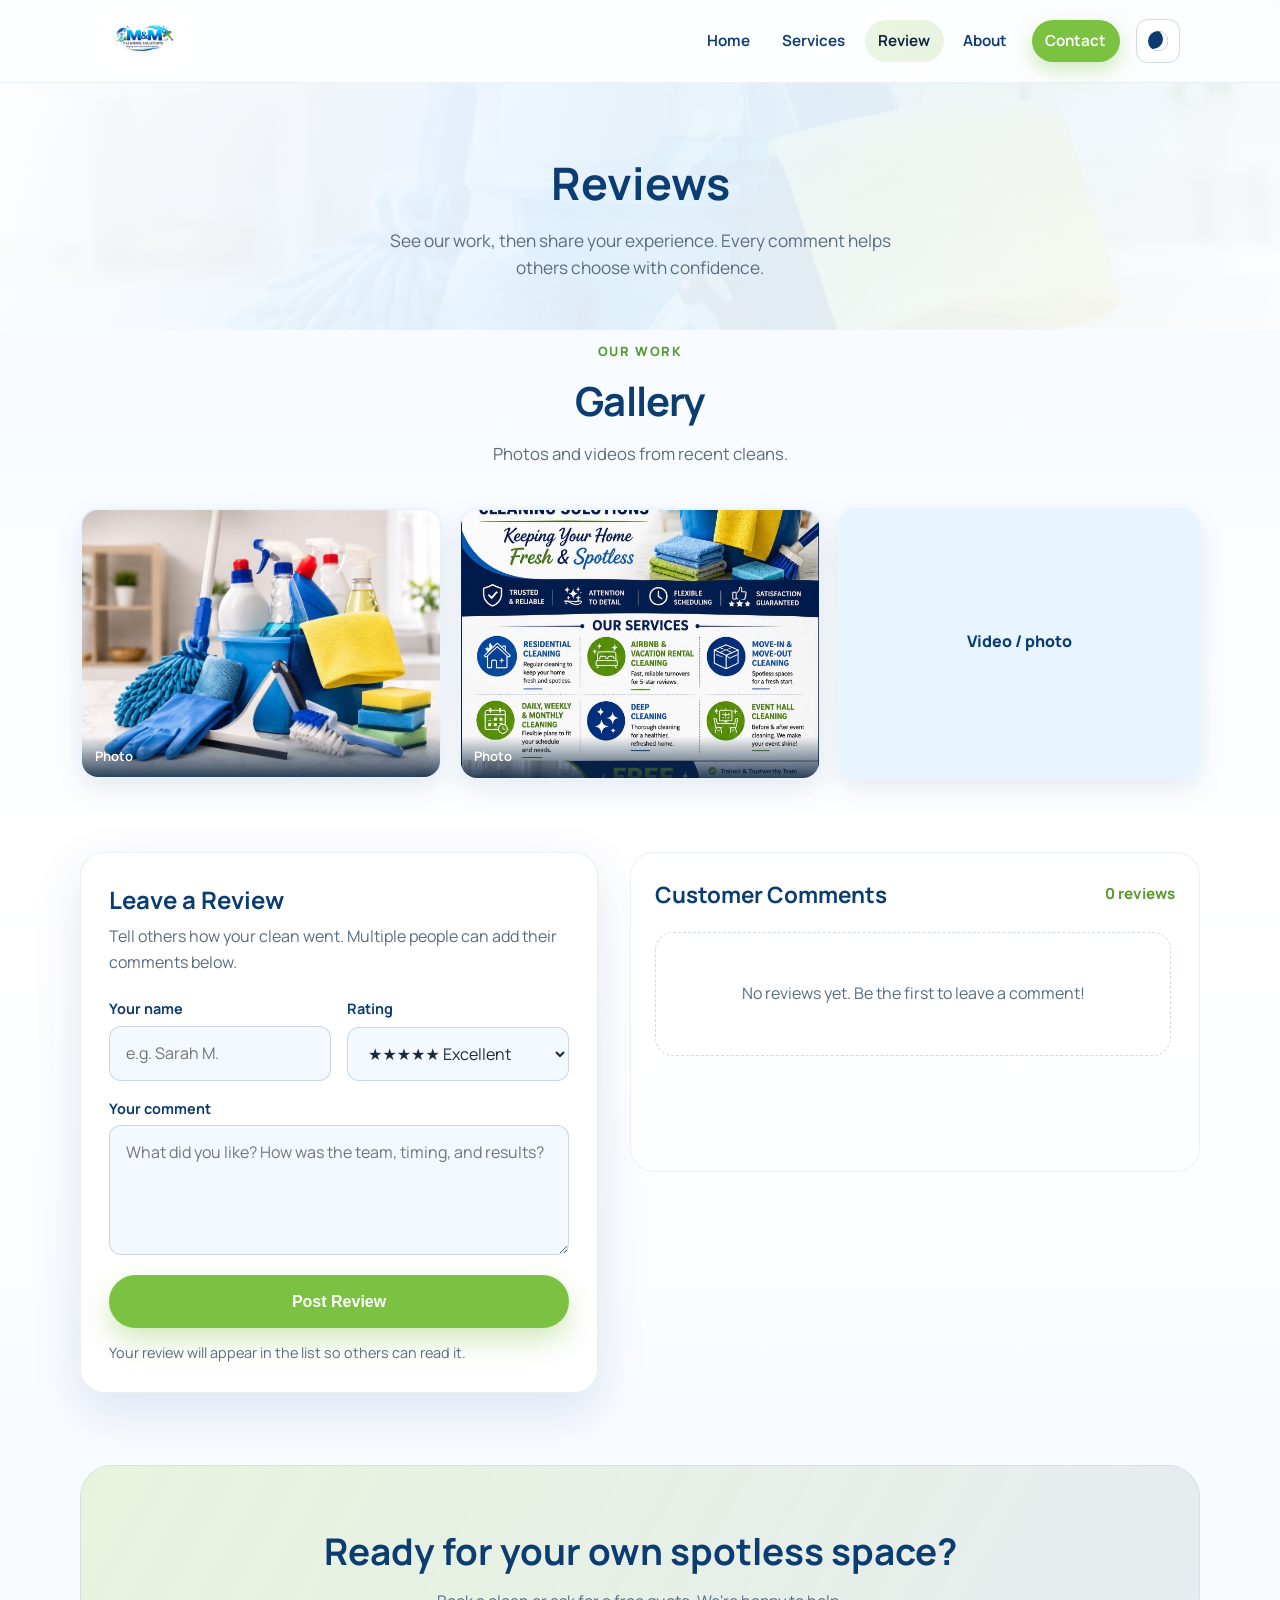
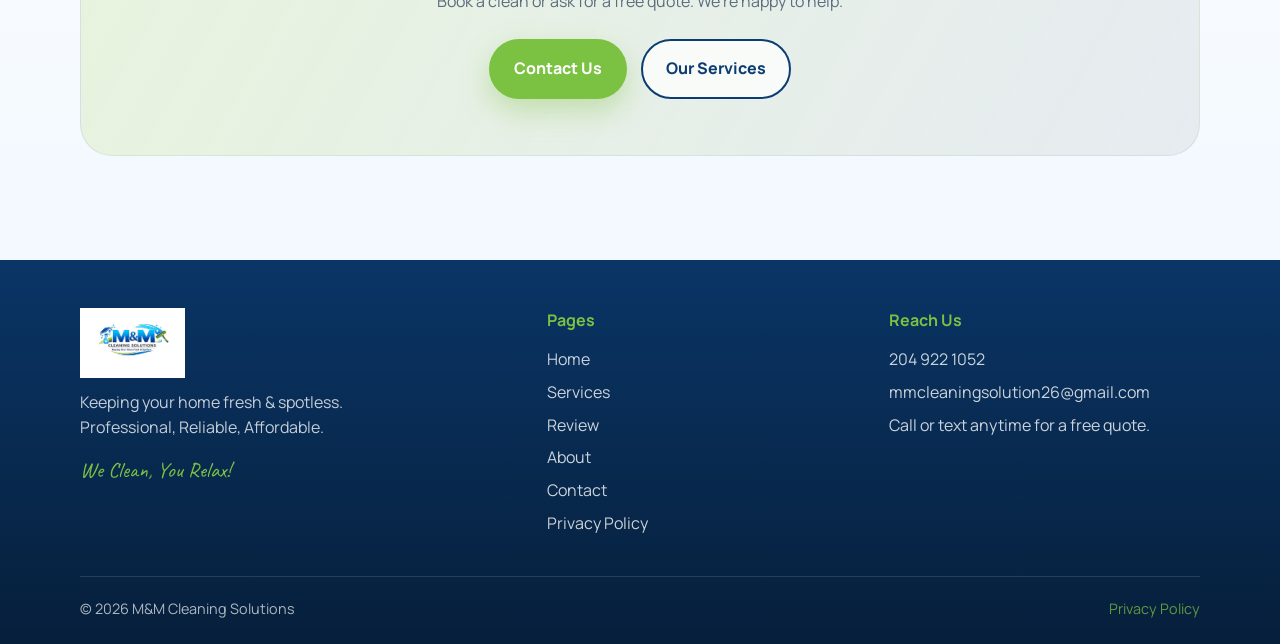
<file: review.html>
﻿<!DOCTYPE html>
<html lang="en">
<head>
 <meta charset="UTF-8" />
 <meta name="viewport" content="width=device-width, initial-scale=1.0" />
 <title>Reviews | M&M Cleaning Solutions</title>
 <meta name="description" content="See our work and leave a review for M&M Cleaning Solutions." />
 <link rel="preconnect" href="https://fonts.googleapis.com" />
 <link rel="preconnect" href="https://fonts.gstatic.com" crossorigin />
 <link href="https://fonts.googleapis.com/css2?family=Caveat:wght@600;700&family=Manrope:wght@500;600;700;800&display=swap" rel="stylesheet" />
 <link rel="stylesheet" href="css/styles.css" />
 <link rel="icon" href="assets/logo.png" />
 <script>
 (function () {
   try {
     var t = localStorage.getItem("mm-theme");
     if (t === "dark" || (!t && window.matchMedia("(prefers-color-scheme: dark)").matches)) {
       document.documentElement.setAttribute("data-theme", "dark");
     }
   } catch (e) {}
 })();
 </script>
</head>
<body data-page="review">
 <header class="site-header">
 <div class="nav-wrap">
 <a class="brand" href="index.html" aria-label="M&M Cleaning Solutions home">
 <img src="assets/logo.png" alt="M&M Cleaning Solutions logo" />
 <span class="brand-text">M&M Cleaning<small>Solutions</small></span>
 </a>
 <nav class="nav-links" aria-label="Primary">
 <a href="index.html" data-nav="home">Home</a>
 <a href="services.html" data-nav="services">Services</a>
 <a href="review.html" data-nav="review">Review</a>
 <a href="about.html" data-nav="about">About</a>
 <a class="nav-cta" href="contact.html" data-nav="contact">Contact</a>
 </nav>
 <div class="nav-actions">
 <button class="theme-toggle" type="button" aria-label="Switch to dark theme" title="Switch to dark theme">
 <span class="theme-toggle-icon" aria-hidden="true"></span>
 </button>
 <button class="menu-toggle" type="button" aria-label="Open menu" aria-expanded="false">
 <span class="menu-toggle-bars" aria-hidden="true"><span></span><span></span><span></span></span>
 </button>
 </div>
 </div>
 </header>

 <main>
 <section class="page-hero">
 <div class="hero-bg" aria-hidden="true"></div>
 <div class="hero-veil" aria-hidden="true"></div>
 <h1>Reviews</h1>
 <p>See our work, then share your experience. Every comment helps others choose with confidence.</p>
 </section>

 <section class="section" style="padding-top: 0.5rem;">
 <div class="section-inner">
 <div class="section-head reveal">
 <span class="eyebrow">Our work</span>
 <h2>Gallery</h2>
 <p>Photos and videos from recent cleans.</p>
 </div>

 <div class="media-grid reveal" id="gallery">
 <article class="media-item gallery-slot">
 <img src="assets/banner.png" alt="Cleaning supplies ready for a job" />
 <div class="media-meta"><span>Photo</span></div>
 </article>
 <article class="media-item gallery-slot">
 <img src="assets/living-room.png" alt="Freshly cleaned living space" />
 <div class="media-meta"><span>Photo</span></div>
 </article>
 <article class="media-item gallery-slot gallery-placeholder">
 <div class="placeholder-inner">
 <span>Video / photo</span>
 <small></small>
 </div>
 </article>
 </div>
 </div>
 </section>

 <section class="section" style="padding-top: 0;">
 <div class="section-inner review-layout">
 <div class="form-panel reveal">
 <h2>Leave a Review</h2>
 <p>Tell others how your clean went. Multiple people can add their comments below.</p>
 <form id="review-form">
 <div class="form-grid">
 <div class="field">
 <label for="review-name">Your name</label>
 <input id="review-name" name="name" type="text" required placeholder="e.g. Sarah M." autocomplete="name" maxlength="60" />
 </div>
 <div class="field">
 <label for="review-rating">Rating</label>
 <select id="review-rating" name="rating" required>
 <option value="5">★★★★★ Excellent</option>
 <option value="4">★★★★☆ Great</option>
 <option value="3">★★★☆☆ Good</option>
 <option value="2">★★☆☆☆ Fair</option>
 <option value="1">★☆☆☆☆ Poor</option>
 </select>
 </div>
 <div class="field full">
 <label for="review-comment">Your comment</label>
 <textarea id="review-comment" name="comment" required placeholder="What did you like? How was the team, timing, and results?" maxlength="800"></textarea>
 </div>
 </div>
 <div style="margin-top: 1.25rem;">
 <button class="btn btn-primary" type="submit" style="width: 100%;">Post Review</button>
 </div>
 <p class="form-note">Your review will appear in the list so others can read it.</p>
 <div id="review-success" class="form-success" role="status"></div>
 </form>
 </div>

 <div class="reviews-panel reveal">
 <div class="media-toolbar" style="margin-top: 0;">
 <h2>Customer Comments</h2>
 <span id="review-count" class="review-count">0 reviews</span>
 </div>
 <div id="reviews-list" class="reviews-list" aria-live="polite"></div>
 </div>
 </div>
 </section>

 <section class="section" style="padding-top: 0;">
 <div class="section-inner">
 <div class="cta-band reveal">
 <h2>Ready for your own spotless space?</h2>
 <p>Book a clean or ask for a free quote. We're happy to help.</p>
 <div class="hero-actions">
 <a class="btn btn-primary" href="contact.html">Contact Us</a>
 <a class="btn btn-outline" href="services.html">Our Services</a>
 </div>
 </div>
 </div>
 </section>
 </main>

 <footer class="site-footer">
 <div class="footer-grid">
 <div class="footer-brand">
 <img src="assets/logo.png" alt="M&M Cleaning Solutions" />
 <p>Keeping your home fresh & spotless. Professional, Reliable, Affordable.</p>
 <p class="footer-promise" style="margin-top: 0.75rem;">We Clean, You Relax!</p>
 </div>
 <div class="footer-col">
 <h4>Pages</h4>
 <a href="index.html">Home</a>
 <a href="services.html">Services</a>
 <a href="review.html">Review</a>
 <a href="about.html">About</a>
 <a href="contact.html">Contact</a>
 <a href="privacy.html">Privacy Policy</a>
 </div>
 <div class="footer-col">
 <h4>Reach Us</h4>
 <a href="tel:2049221052">204 922 1052</a>
 <a href="mailto:mmcleaningsolution26@gmail.com">mmcleaningsolution26@gmail.com</a>
 <p>Call or text anytime for a free quote.</p>
 </div>
 </div>
 <div class="footer-bottom">
 <span>© <span id="year"></span> M&M Cleaning Solutions</span>
 <a href="privacy.html">Privacy Policy</a>
 </div>
 </footer>

 <script src="js/main.js"></script>
 <script src="js/reviews.js"></script>
</body>
</html>
</file>
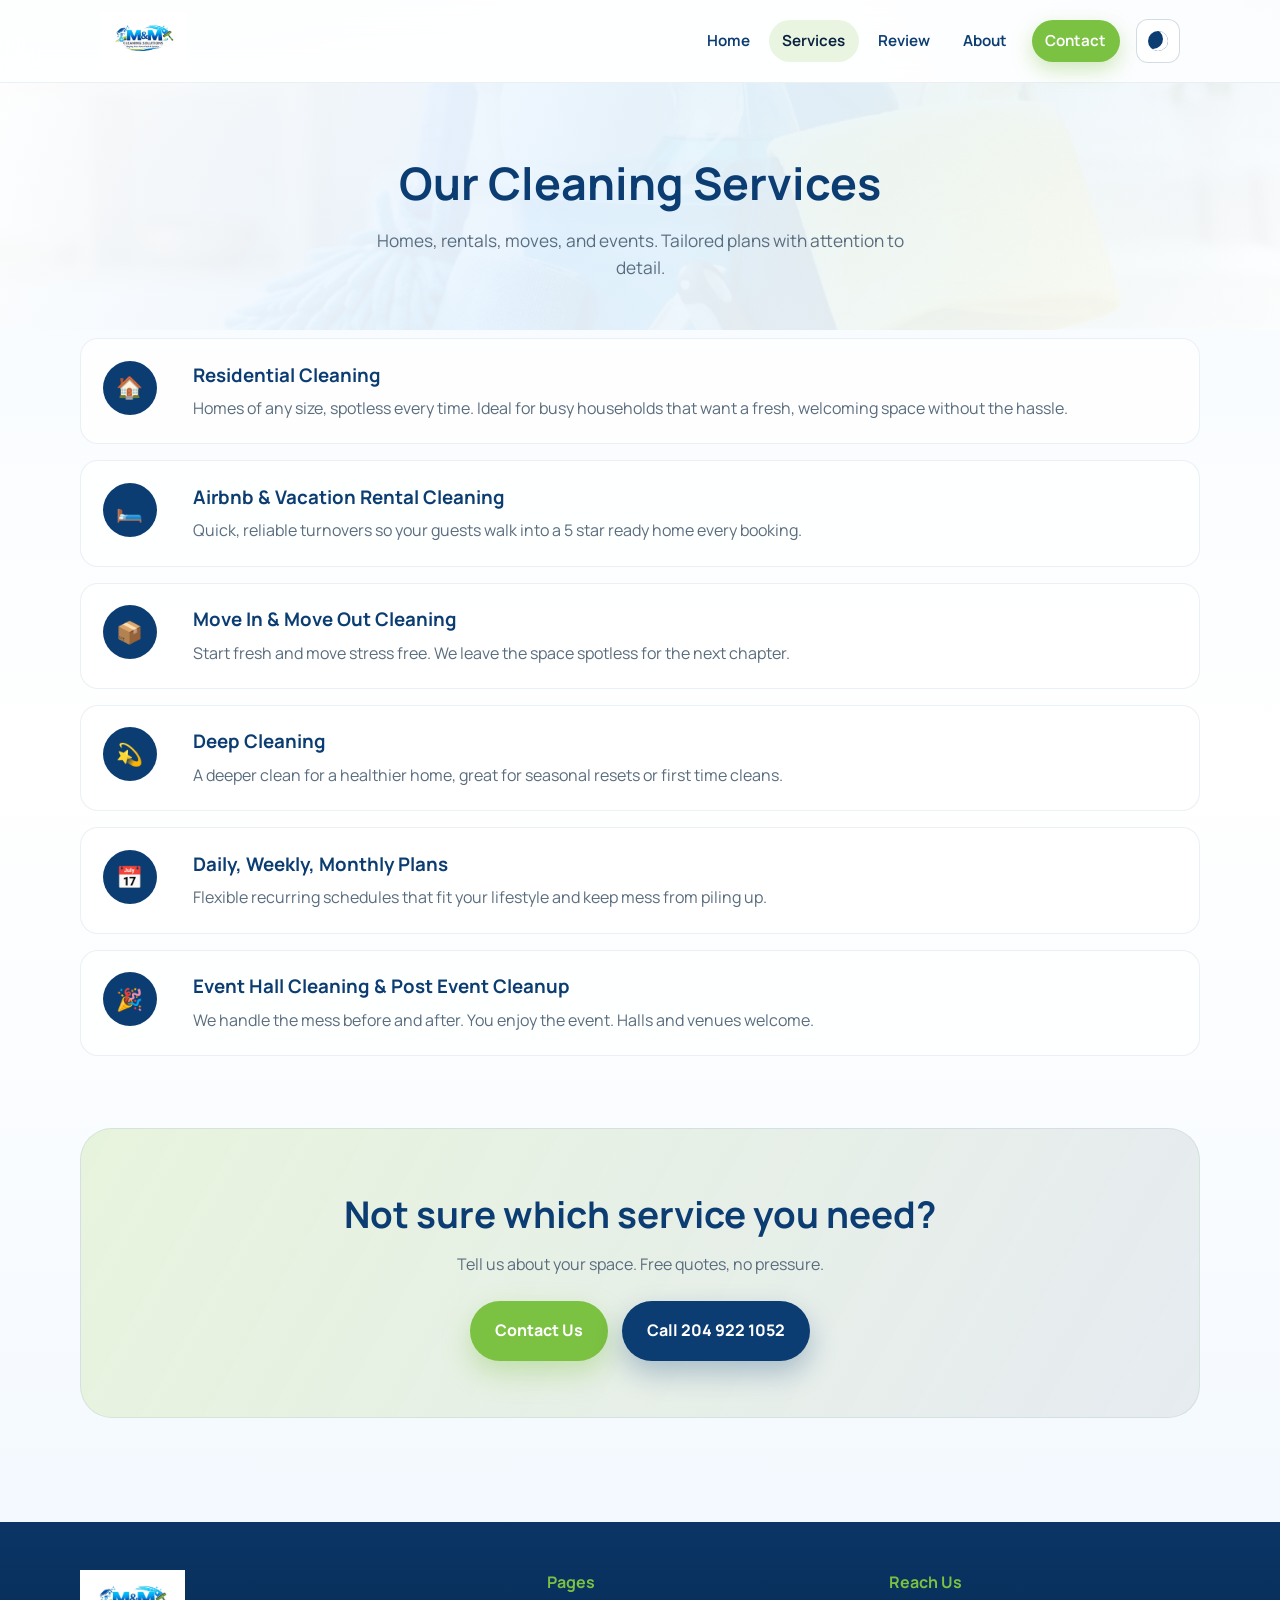
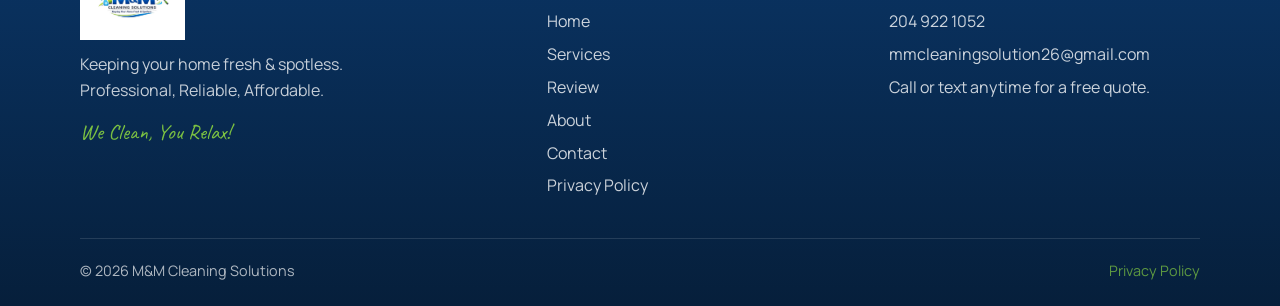
<file: services.html>
﻿<!DOCTYPE html>
<html lang="en">
<head>
 <meta charset="UTF-8" />
 <meta name="viewport" content="width=device-width, initial-scale=1.0" />
 <title>Services | M&M Cleaning Solutions</title>
 <meta name="description" content="Residential, Airbnb, Move In/out, deep cleaning, recurring plans, and event hall cleaning from M&M Cleaning Solutions." />
 <link rel="preconnect" href="https://fonts.googleapis.com" />
 <link rel="preconnect" href="https://fonts.gstatic.com" crossorigin />
 <link href="https://fonts.googleapis.com/css2?family=Caveat:wght@600;700&family=Manrope:wght@500;600;700;800&display=swap" rel="stylesheet" />
 <link rel="stylesheet" href="css/styles.css" />
 <link rel="icon" href="assets/logo.png" />
 <script>
 (function () {
   try {
     var t = localStorage.getItem("mm-theme");
     if (t === "dark" || (!t && window.matchMedia("(prefers-color-scheme: dark)").matches)) {
       document.documentElement.setAttribute("data-theme", "dark");
     }
   } catch (e) {}
 })();
 </script>
</head>
<body data-page="services">
 <header class="site-header">
 <div class="nav-wrap">
 <a class="brand" href="index.html" aria-label="M&M Cleaning Solutions home">
 <img src="assets/logo.png" alt="M&M Cleaning Solutions logo" />
 <span class="brand-text">M&M Cleaning<small>Solutions</small></span>
 </a>
 <nav class="nav-links" aria-label="Primary">
 <a href="index.html" data-nav="home">Home</a>
 <a href="services.html" data-nav="services">Services</a>
 <a href="review.html" data-nav="review">Review</a>
 <a href="about.html" data-nav="about">About</a>
 <a class="nav-cta" href="contact.html" data-nav="contact">Contact</a>
 </nav>
 <div class="nav-actions">
 <button class="theme-toggle" type="button" aria-label="Switch to dark theme" title="Switch to dark theme">
 <span class="theme-toggle-icon" aria-hidden="true"></span>
 </button>
 <button class="menu-toggle" type="button" aria-label="Open menu" aria-expanded="false">
 <span class="menu-toggle-bars" aria-hidden="true"><span></span><span></span><span></span></span>
 </button>
 </div>
 </div>
 </header>

 <main>
 <section class="page-hero">
 <div class="hero-bg" aria-hidden="true"></div>
 <div class="hero-veil" aria-hidden="true"></div>
 <h1>Our Cleaning Services</h1>
 <p>Homes, rentals, moves, and events. Tailored plans with attention to detail.</p>
 </section>

 <section class="section" style="padding-top: 0.5rem;">
 <div class="section-inner service-detail">
 <article class="service-row reveal">
 <div class="service-icon">🏠</div>
 <div>
 <h3 style="color: var(--navy); margin-bottom: 0.35rem;">Residential Cleaning</h3>
 <p style="color: var(--muted);">Homes of any size, spotless every time. Ideal for busy households that want a fresh, welcoming space without the hassle.</p>
 </div>
 </article>
 <article class="service-row reveal">
 <div class="service-icon">🛏️</div>
 <div>
 <h3 style="color: var(--navy); margin-bottom: 0.35rem;">Airbnb & Vacation Rental Cleaning</h3>
 <p style="color: var(--muted);">Quick, reliable turnovers so your guests walk into a 5 star ready home every booking.</p>
 </div>
 </article>
 <article class="service-row reveal">
 <div class="service-icon">📦</div>
 <div>
 <h3 style="color: var(--navy); margin-bottom: 0.35rem;">Move In & Move Out Cleaning</h3>
 <p style="color: var(--muted);">Start fresh and move stress free. We leave the space spotless for the next chapter.</p>
 </div>
 </article>
 <article class="service-row reveal">
 <div class="service-icon">💫</div>
 <div>
 <h3 style="color: var(--navy); margin-bottom: 0.35rem;">Deep Cleaning</h3>
 <p style="color: var(--muted);">A deeper clean for a healthier home, great for seasonal resets or first time cleans.</p>
 </div>
 </article>
 <article class="service-row reveal">
 <div class="service-icon">📅</div>
 <div>
 <h3 style="color: var(--navy); margin-bottom: 0.35rem;">Daily, Weekly, Monthly Plans</h3>
 <p style="color: var(--muted);">Flexible recurring schedules that fit your lifestyle and keep mess from piling up.</p>
 </div>
 </article>
 <article class="service-row reveal">
 <div class="service-icon">🎉</div>
 <div>
 <h3 style="color: var(--navy); margin-bottom: 0.35rem;">Event Hall Cleaning & Post Event Cleanup</h3>
 <p style="color: var(--muted);">We handle the mess before and after. You enjoy the event. Halls and venues welcome.</p>
 </div>
 </article>
 </div>
 </section>

 <section class="section" style="padding-top: 0;">
 <div class="section-inner">
 <div class="cta-band reveal">
 <h2>Not sure which service you need?</h2>
 <p>Tell us about your space. Free quotes, no pressure.</p>
 <div class="hero-actions">
 <a class="btn btn-primary" href="contact.html">Contact Us</a>
 <a class="btn btn-secondary" href="tel:2049221052">Call 204 922 1052</a>
 </div>
 </div>
 </div>
 </section>
 </main>

 <footer class="site-footer">
 <div class="footer-grid">
 <div class="footer-brand">
 <img src="assets/logo.png" alt="M&M Cleaning Solutions" />
 <p>Keeping your home fresh & spotless. Professional, Reliable, Affordable.</p>
 <p class="footer-promise" style="margin-top: 0.75rem;">We Clean, You Relax!</p>
 </div>
 <div class="footer-col">
 <h4>Pages</h4>
 <a href="index.html">Home</a>
 <a href="services.html">Services</a>
 <a href="review.html">Review</a>
 <a href="about.html">About</a>
 <a href="contact.html">Contact</a>
 <a href="privacy.html">Privacy Policy</a>
 </div>
 <div class="footer-col">
 <h4>Reach Us</h4>
 <a href="tel:2049221052">204 922 1052</a>
 <a href="mailto:mmcleaningsolution26@gmail.com">mmcleaningsolution26@gmail.com</a>
 <p>Call or text anytime for a free quote.</p>
 </div>
 </div>
 <div class="footer-bottom">
 <span>© <span id="year"></span> M&M Cleaning Solutions</span>
 <a href="privacy.html">Privacy Policy</a>
 </div>
 </footer>

 <script src="js/main.js"></script>
</body>
</html>
</file>
<file: css/styles.css>
/* M&M Cleaning Solutions — Brand Styles */
:root {
  --navy: #0c3d72;
  --navy-deep: #08213f;
  --navy-soft: #1a5a9c;
  --lime: #7bc142;
  --lime-bright: #8fd45a;
  --lime-deep: #5a9a2e;
  --sky: #e8f4ff;
  --mist: #f3f9ff;
  --ink: #1a2b3c;
  --muted: #5a6d7e;
  --white: #ffffff;
  --surface: #ffffff;
  --surface-soft: rgba(255, 255, 255, 0.75);
  --header-bg: rgba(255, 255, 255, 0.88);
  --border: rgba(12, 61, 114, 0.08);
  --border-strong: rgba(12, 61, 114, 0.18);
  --panel: #ffffff;
  --input-bg: #f3f9ff;
  --hero-veil: linear-gradient(120deg, rgba(255, 255, 255, 0.88) 0%, rgba(232, 244, 255, 0.78) 45%, rgba(255, 255, 255, 0.7) 100%),
    radial-gradient(circle at 70% 40%, rgba(123, 193, 66, 0.12), transparent 45%);
  --body-bg:
    radial-gradient(1200px 600px at 10% -10%, rgba(123, 193, 66, 0.14), transparent 55%),
    radial-gradient(900px 500px at 100% 0%, rgba(26, 90, 156, 0.12), transparent 50%),
    linear-gradient(180deg, var(--mist) 0%, var(--white) 40%, #eef6ff 100%);
  --cta-bg: linear-gradient(120deg, rgba(123, 193, 66, 0.18), rgba(12, 61, 114, 0.1)), var(--white);
  --card-grad: linear-gradient(160deg, var(--white), var(--sky));
  --shadow: 0 18px 50px rgba(12, 61, 114, 0.12);
  --logo-blend: multiply;
  --radius: 18px;
  --max: 1120px;
  --font: "Manrope", system-ui, sans-serif;
  --script: "Caveat", cursive;
}

html[data-theme="dark"] {
  --navy: #8ec0ff;
  --navy-deep: #d7e9ff;
  --navy-soft: #6aa8ef;
  --lime: #8fd45a;
  --lime-bright: #a6e075;
  --lime-deep: #7bc142;
  --sky: #16324f;
  --mist: #0b1624;
  --ink: #e8f0f8;
  --muted: #9db0c3;
  --white: #0f1a27;
  --surface: #142334;
  --surface-soft: rgba(20, 35, 52, 0.88);
  --header-bg: rgba(10, 18, 30, 0.9);
  --border: rgba(142, 192, 255, 0.14);
  --border-strong: rgba(142, 192, 255, 0.28);
  --panel: #142334;
  --input-bg: #0d1826;
  --hero-veil: linear-gradient(120deg, rgba(8, 16, 28, 0.88) 0%, rgba(12, 28, 48, 0.82) 45%, rgba(8, 18, 32, 0.78) 100%),
    radial-gradient(circle at 70% 40%, rgba(123, 193, 66, 0.16), transparent 45%);
  --body-bg:
    radial-gradient(1000px 500px at 10% -10%, rgba(123, 193, 66, 0.12), transparent 55%),
    radial-gradient(800px 480px at 100% 0%, rgba(26, 90, 156, 0.22), transparent 50%),
    linear-gradient(180deg, #0a1320 0%, #0f1a27 45%, #122338 100%);
  --cta-bg: linear-gradient(120deg, rgba(123, 193, 66, 0.14), rgba(26, 90, 156, 0.18)), #142334;
  --card-grad: linear-gradient(160deg, #152738, #16324f);
  --shadow: 0 18px 50px rgba(0, 0, 0, 0.35);
  --logo-blend: normal;
  color-scheme: dark;
}

*,
*::before,
*::after {
  box-sizing: border-box;
  margin: 0;
  padding: 0;
}

html {
  scroll-behavior: smooth;
}

body {
  font-family: var(--font);
  color: var(--ink);
  background: var(--body-bg);
  min-height: 100vh;
  line-height: 1.6;
  overflow-x: hidden;
  transition: background 0.3s ease, color 0.3s ease;
}

img {
  max-width: 100%;
  display: block;
}

a {
  color: inherit;
  text-decoration: none;
}

ul {
  list-style: none;
}

/* —— Header —— */
.site-header {
  position: sticky;
  top: 0;
  z-index: 100;
  backdrop-filter: blur(14px);
  background: var(--header-bg);
  border-bottom: 1px solid var(--border);
}

.nav-wrap {
  max-width: var(--max);
  margin: 0 auto;
  padding: 0.75rem 1.25rem;
  display: flex;
  align-items: center;
  justify-content: space-between;
  gap: 1rem;
}

.nav-actions {
  display: flex;
  align-items: center;
  gap: 0.55rem;
  flex-shrink: 0;
}

.theme-toggle {
  width: 44px;
  height: 44px;
  border-radius: 12px;
  border: 1.5px solid var(--border-strong);
  background: var(--surface);
  color: var(--navy);
  cursor: pointer;
  display: grid;
  place-items: center;
  transition: background 0.2s ease, border-color 0.2s ease, transform 0.2s ease;
}

.theme-toggle:hover {
  transform: translateY(-1px);
  border-color: var(--lime);
}

.theme-toggle-icon {
  width: 20px;
  height: 20px;
  display: block;
  position: relative;
}

.theme-toggle-icon::before {
  content: "";
  position: absolute;
  inset: 0;
  border-radius: 50%;
  background: currentColor;
  box-shadow: inset -5px -2px 0 0 var(--surface);
}

html[data-theme="dark"] .theme-toggle-icon::before {
  border-radius: 50%;
  background: transparent;
  box-shadow:
    0 -7px 0 -4px currentColor,
    0 7px 0 -4px currentColor,
    7px 0 0 -4px currentColor,
    -7px 0 0 -4px currentColor,
    5px 5px 0 -4.5px currentColor,
    -5px 5px 0 -4.5px currentColor,
    5px -5px 0 -4.5px currentColor,
    -5px -5px 0 -4.5px currentColor;
  border: 2px solid currentColor;
  inset: 3px;
}

.brand {
  display: flex;
  align-items: center;
  gap: 0.65rem;
}

.brand img {
  height: 58px;
  width: auto;
}

.brand-text {
  display: none;
}

.nav-links {
  display: flex;
  align-items: center;
  gap: 0.35rem;
  margin-left: auto;
}

.nav-links a {
  font-weight: 650;
  font-size: 0.95rem;
  padding: 0.55rem 0.85rem;
  border-radius: 999px;
  color: var(--navy);
  transition: background 0.25s ease, color 0.25s ease, transform 0.25s ease;
}

.nav-links a:hover,
.nav-links a.active {
  background: rgba(123, 193, 66, 0.16);
  color: var(--navy-deep);
}

.nav-links a.nav-cta {
  background: var(--lime);
  color: var(--white);
  margin-left: 0.35rem;
  box-shadow: 0 8px 20px rgba(123, 193, 66, 0.35);
}

.nav-links a.nav-cta:hover {
  background: var(--lime-deep);
  color: var(--white);
  transform: translateY(-1px);
}

.menu-toggle {
  display: none;
  border: none;
  background: #0c3d72;
  color: white;
  width: 44px;
  height: 44px;
  border-radius: 12px;
  cursor: pointer;
  padding: 0;
  align-items: center;
  justify-content: center;
}

html[data-theme="dark"] .menu-toggle {
  background: #1a5a9c;
}

.menu-toggle-bars {
  position: relative;
  width: 20px;
  height: 14px;
  display: block;
}

.menu-toggle-bars span {
  position: absolute;
  left: 0;
  width: 100%;
  height: 2px;
  background: white;
  border-radius: 2px;
  transition: transform 0.25s ease, opacity 0.2s ease, top 0.25s ease;
}

.menu-toggle-bars span:nth-child(1) { top: 0; }
.menu-toggle-bars span:nth-child(2) { top: 6px; }
.menu-toggle-bars span:nth-child(3) { top: 12px; }

.menu-toggle.is-open .menu-toggle-bars span:nth-child(1) {
  top: 6px;
  transform: rotate(45deg);
}

.menu-toggle.is-open .menu-toggle-bars span:nth-child(2) {
  opacity: 0;
}

.menu-toggle.is-open .menu-toggle-bars span:nth-child(3) {
  top: 6px;
  transform: rotate(-45deg);
}

.scroll-top {
  position: fixed;
  right: 1.15rem;
  bottom: 1.15rem;
  z-index: 90;
  width: 48px;
  height: 48px;
  border: none;
  border-radius: 50%;
  background: var(--lime);
  color: white;
  font-size: 1.35rem;
  font-weight: 800;
  cursor: pointer;
  box-shadow: 0 10px 28px rgba(123, 193, 66, 0.4);
  opacity: 0;
  visibility: hidden;
  transform: translateY(10px);
  transition: opacity 0.25s ease, visibility 0.25s ease, transform 0.25s ease, background 0.2s ease;
}

.scroll-top.visible {
  opacity: 1;
  visibility: visible;
  transform: none;
}

.scroll-top:hover {
  background: var(--lime-deep);
  transform: translateY(-2px);
}

/* —— Hero —— */
.hero {
  position: relative;
  min-height: min(92vh, 760px);
  display: grid;
  place-items: center;
  overflow: hidden;
  isolation: isolate;
}

.hero-bg {
  position: absolute;
  inset: 0;
  background:
    url("../assets/banner.png") center / cover no-repeat;
  opacity: 0.28;
  z-index: -2;
  transform: scale(1.04);
  animation: heroDrift 18s ease-in-out infinite alternate;
}

.hero-veil {
  position: absolute;
  inset: 0;
  z-index: -1;
  background: var(--hero-veil);
}

.hero-inner {
  max-width: var(--max);
  width: 100%;
  padding: 4.5rem 1.25rem 3.5rem;
  text-align: center;
}

.hero-logo {
  width: min(300px, 72vw);
  margin: 0 auto 1rem;
  background: transparent;
  mix-blend-mode: var(--logo-blend);
  filter: drop-shadow(0 8px 18px rgba(12, 61, 114, 0.12));
  animation: riseIn 0.9s ease both;
}

html[data-theme="dark"] .hero-logo {
  filter: drop-shadow(0 8px 22px rgba(0, 0, 0, 0.45)) brightness(1.08);
}

.hero h1 {
  font-size: clamp(2rem, 5vw, 3.4rem);
  line-height: 1.12;
  color: var(--navy);
  font-weight: 800;
  letter-spacing: -0.03em;
  max-width: 16ch;
  margin: 0 auto 0.85rem;
  animation: riseIn 0.9s ease 0.1s both;
}

.hero h1 span {
  color: var(--lime-deep);
}

.hero-tag {
  font-family: var(--script);
  font-size: clamp(1.55rem, 3.2vw, 2.2rem);
  color: var(--navy-soft);
  margin-bottom: 1.75rem;
  animation: riseIn 0.9s ease 0.2s both;
}

.hero-actions {
  display: flex;
  flex-wrap: wrap;
  gap: 0.85rem;
  justify-content: center;
  animation: riseIn 0.9s ease 0.3s both;
}

.btn {
  display: inline-flex;
  align-items: center;
  justify-content: center;
  gap: 0.45rem;
  padding: 0.95rem 1.45rem;
  border-radius: 999px;
  font-weight: 750;
  font-size: 1rem;
  border: 2px solid transparent;
  cursor: pointer;
  transition: transform 0.2s ease, box-shadow 0.2s ease, background 0.2s ease;
}

.btn:hover {
  transform: translateY(-2px);
}

.btn-primary {
  background: var(--lime);
  color: var(--white);
  box-shadow: 0 12px 28px rgba(123, 193, 66, 0.35);
}

.btn-primary:hover {
  background: var(--lime-deep);
}

.btn-secondary {
  background: var(--navy);
  color: var(--white);
  box-shadow: 0 12px 28px rgba(12, 61, 114, 0.28);
}

.btn-secondary:hover {
  background: var(--navy-soft);
}

.btn-outline {
  background: var(--surface-soft);
  border-color: var(--navy);
  color: var(--navy);
}

.btn-outline:hover {
  background: #0c3d72;
  border-color: #0c3d72;
  color: white;
}

html[data-theme="dark"] .btn-outline:hover {
  background: var(--lime);
  border-color: var(--lime);
  color: #0a1624;
}

html[data-theme="dark"] .btn-secondary {
  background: #1a5a9c;
}

html[data-theme="dark"] .btn-secondary:hover {
  background: #2a6fb5;
}

/* —— Sections —— */
.section {
  padding: 4.5rem 1.25rem;
}

.section-inner {
  max-width: var(--max);
  margin: 0 auto;
}

.section-head {
  text-align: center;
  margin-bottom: 2.5rem;
}

.section-head h2 {
  font-size: clamp(1.8rem, 3.5vw, 2.5rem);
  color: var(--navy);
  letter-spacing: -0.02em;
  margin-bottom: 0.5rem;
}

.section-head p {
  color: var(--muted);
  max-width: 52ch;
  margin: 0 auto;
  font-size: 1.05rem;
}

.eyebrow {
  display: inline-block;
  font-size: 0.8rem;
  font-weight: 800;
  letter-spacing: 0.12em;
  text-transform: uppercase;
  color: var(--lime-deep);
  margin-bottom: 0.5rem;
}

/* Values strip */
.values {
  display: grid;
  grid-template-columns: repeat(4, 1fr);
  gap: 1rem;
  margin-top: -2.25rem;
  position: relative;
  z-index: 2;
  padding: 0 1.25rem 1rem;
  max-width: calc(var(--max) + 2.5rem);
  margin-left: auto;
  margin-right: auto;
}

.value-item {
  background: var(--card-grad);
  border: 1px solid var(--border);
  border-radius: var(--radius);
  padding: 1.25rem 1rem;
  text-align: center;
  box-shadow: var(--shadow);
  transition: transform 0.25s ease;
}

.value-item:hover {
  transform: translateY(-4px);
}

.value-icon {
  width: 48px;
  height: 48px;
  margin: 0 auto 0.75rem;
  border-radius: 50%;
  display: grid;
  place-items: center;
  background: rgba(123, 193, 66, 0.15);
  color: var(--navy);
  font-size: 1.35rem;
}

.value-item h3 {
  font-size: 0.92rem;
  color: var(--navy);
  line-height: 1.3;
}

/* Services grid */
.services-grid {
  display: grid;
  grid-template-columns: repeat(3, 1fr);
  gap: 1.25rem;
}

.service {
  padding: 1.5rem;
  border-radius: var(--radius);
  background: var(--surface-soft);
  border: 1px solid var(--border);
  transition: border-color 0.25s ease, transform 0.25s ease, box-shadow 0.25s ease;
}

.service:hover {
  border-color: rgba(123, 193, 66, 0.55);
  transform: translateY(-3px);
  box-shadow: var(--shadow);
}

.service-icon {
  width: 54px;
  height: 54px;
  border-radius: 50%;
  background: #0c3d72;
  color: white;
  display: grid;
  place-items: center;
  font-size: 1.35rem;
  margin-bottom: 1rem;
}

html[data-theme="dark"] .service-icon {
  background: #1a5a9c;
}

.service h3 {
  color: var(--navy);
  margin-bottom: 0.4rem;
  font-size: 1.15rem;
}

.service p {
  color: var(--muted);
  font-size: 0.98rem;
}

/* Why / split */
.split {
  display: grid;
  grid-template-columns: 1.1fr 0.9fr;
  gap: 2.5rem;
  align-items: center;
}

.check-list {
  display: grid;
  gap: 0.85rem;
  margin: 1.5rem 0 2rem;
}

.check-list li {
  display: flex;
  align-items: flex-start;
  gap: 0.75rem;
  font-weight: 600;
  color: var(--navy);
}

.check {
  flex-shrink: 0;
  width: 26px;
  height: 26px;
  border-radius: 50%;
  background: var(--lime);
  color: white;
  display: grid;
  place-items: center;
  font-size: 0.85rem;
  margin-top: 0.1rem;
}

.split-visual {
  position: relative;
  border-radius: 28px;
  overflow: hidden;
  min-height: 340px;
  box-shadow: var(--shadow);
}

.split-visual img {
  width: 100%;
  height: 100%;
  object-fit: cover;
  min-height: 340px;
}

.split-badge {
  position: absolute;
  bottom: 1.25rem;
  left: 1.25rem;
  right: 1.25rem;
  background: rgba(12, 61, 114, 0.92);
  color: white;
  padding: 1rem 1.15rem;
  border-radius: 14px;
  font-family: var(--script);
  font-size: 1.55rem;
  text-align: center;
}

/* Areas */
.areas {
  background: linear-gradient(135deg, var(--navy) 0%, var(--navy-soft) 100%);
  color: white;
  border-radius: 32px;
  padding: 2.5rem 1.75rem;
  text-align: center;
}

.areas h2 {
  margin-bottom: 0.4rem;
}

.areas > p {
  opacity: 0.85;
  margin-bottom: 1.5rem;
}

.area-chips {
  display: flex;
  flex-wrap: wrap;
  justify-content: center;
  gap: 0.65rem;
}

.area-chips span {
  background: rgba(255, 255, 255, 0.12);
  border: 1px solid rgba(255, 255, 255, 0.22);
  padding: 0.55rem 1rem;
  border-radius: 999px;
  font-weight: 650;
  font-size: 0.92rem;
}

/* CTA band */
.cta-band {
  text-align: center;
  padding: 3.5rem 1.5rem;
  background: var(--cta-bg);
  border-radius: 32px;
  border: 1px solid var(--border);
}

.cta-band h2 {
  color: var(--navy);
  font-size: clamp(1.7rem, 3vw, 2.3rem);
  margin-bottom: 0.5rem;
}

.cta-band p {
  color: var(--muted);
  margin-bottom: 1.5rem;
}

.cta-band .hero-actions {
  animation: none;
}

/* Page hero (inner pages) */
.page-hero {
  position: relative;
  padding: 4rem 1.25rem 3rem;
  text-align: center;
  overflow: hidden;
  isolation: isolate;
}

.page-hero .hero-bg {
  opacity: 0.22;
  animation: none;
}

.page-hero h1 {
  font-size: clamp(2rem, 4vw, 2.8rem);
  color: var(--navy);
  margin-bottom: 0.5rem;
  position: relative;
}

.page-hero p {
  color: var(--muted);
  max-width: 48ch;
  margin: 0 auto;
  position: relative;
  font-size: 1.08rem;
}

/* Contact page */
.contact-layout {
  display: grid;
  grid-template-columns: 1fr 1.15fr;
  gap: 2rem;
  align-items: start;
}

.contact-info {
  display: grid;
  gap: 1rem;
}

.contact-card {
  background: linear-gradient(160deg, var(--navy) 0%, var(--navy-soft) 100%);
  color: white;
  border-radius: 24px;
  padding: 1.75rem;
  box-shadow: var(--shadow);
}

.contact-card h2 {
  font-size: 1.5rem;
  margin-bottom: 0.35rem;
}

.contact-card > p {
  opacity: 0.88;
  margin-bottom: 1.35rem;
}

.contact-line {
  display: flex;
  gap: 0.9rem;
  align-items: flex-start;
  padding: 0.95rem 0;
  border-top: 1px solid rgba(255, 255, 255, 0.15);
}

.contact-line:first-of-type {
  border-top: none;
  padding-top: 0;
}

.contact-ico {
  width: 44px;
  height: 44px;
  border-radius: 12px;
  background: var(--lime);
  display: grid;
  place-items: center;
  flex-shrink: 0;
  font-size: 1.2rem;
}

.contact-line strong {
  display: block;
  font-size: 0.8rem;
  text-transform: uppercase;
  letter-spacing: 0.08em;
  opacity: 0.75;
  margin-bottom: 0.15rem;
}

.contact-line a,
.contact-line span {
  font-size: 1.08rem;
  font-weight: 700;
  word-break: break-word;
}

.contact-line a:hover {
  color: var(--lime);
}

.quick-actions {
  display: grid;
  grid-template-columns: 1fr 1fr;
  gap: 0.75rem;
  margin-top: 0.5rem;
}

.quick-actions .btn {
  width: 100%;
}

.info-panel {
  background: var(--surface-soft);
  border: 1px solid var(--border);
  border-radius: 24px;
  padding: 1.5rem;
}

.info-panel h3 {
  color: var(--navy);
  margin-bottom: 0.75rem;
}

.form-panel {
  background: var(--panel);
  border: 1px solid var(--border);
  border-radius: 24px;
  padding: 1.75rem;
  box-shadow: var(--shadow);
}

.form-panel h2 {
  color: var(--navy);
  margin-bottom: 0.35rem;
}

.form-panel > p {
  color: var(--muted);
  margin-bottom: 1.35rem;
}

.form-grid {
  display: grid;
  grid-template-columns: 1fr 1fr;
  gap: 1rem;
}

.field {
  display: grid;
  gap: 0.35rem;
}

.field.full {
  grid-column: 1 / -1;
}

.field label {
  font-weight: 700;
  font-size: 0.9rem;
  color: var(--navy);
}

.field input,
.field select,
.field textarea {
  width: 100%;
  padding: 0.85rem 1rem;
  border-radius: 12px;
  border: 1.5px solid var(--border-strong);
  font: inherit;
  background: var(--input-bg);
  color: var(--ink);
  transition: border-color 0.2s ease, box-shadow 0.2s ease;
}

.field input:focus,
.field select:focus,
.field textarea:focus {
  outline: none;
  border-color: var(--lime);
  box-shadow: 0 0 0 3px rgba(123, 193, 66, 0.2);
  background: var(--surface);
}

.field textarea {
  min-height: 130px;
  resize: vertical;
}

.form-note {
  margin-top: 0.85rem;
  font-size: 0.9rem;
  color: var(--muted);
}

.form-success {
  display: none;
  margin-top: 1rem;
  padding: 1rem;
  border-radius: 12px;
  background: rgba(123, 193, 66, 0.15);
  color: var(--navy);
  font-weight: 650;
}

.form-success.show {
  display: block;
  animation: riseIn 0.45s ease both;
}

.form-success.error {
  background: rgba(220, 80, 80, 0.15);
  color: #b42318;
}

html[data-theme="dark"] .form-success.error {
  color: #ffb4b0;
}

.botcheck {
  display: none !important;
  position: absolute;
  left: -9999px;
  opacity: 0;
  pointer-events: none;
}

/* Review page — gallery + comments */
.media-toolbar {
  display: flex;
  flex-wrap: wrap;
  gap: 0.75rem;
  justify-content: space-between;
  align-items: center;
  margin: 0 0 1.25rem;
}

.media-toolbar h2 {
  color: var(--navy);
  font-size: 1.4rem;
}

.review-count {
  font-weight: 750;
  color: var(--lime-deep);
  font-size: 0.95rem;
}

.gallery-placeholder {
  display: grid;
  place-items: center;
  background: var(--card-grad);
  border: 2px dashed var(--border-strong);
  box-shadow: none;
}

.gallery-placeholder:hover {
  border-color: rgba(123, 193, 66, 0.55);
}

.placeholder-inner {
  text-align: center;
  color: var(--navy);
  padding: 1rem;
}

.placeholder-inner span {
  display: block;
  font-weight: 800;
  margin-bottom: 0.25rem;
}

.placeholder-inner small {
  color: var(--muted);
  font-weight: 600;
}

.review-layout {
  display: grid;
  grid-template-columns: 1fr 1.1fr;
  gap: 2rem;
  align-items: start;
}

.reviews-panel {
  background: var(--surface-soft);
  border: 1px solid var(--border);
  border-radius: 24px;
  padding: 1.5rem;
  min-height: 320px;
}

.reviews-list {
  display: grid;
  gap: 1rem;
  max-height: 560px;
  overflow-y: auto;
  padding-right: 0.25rem;
}

.review-card {
  padding: 1.15rem 1.25rem;
  border-radius: 16px;
  background: var(--card-grad);
  border: 1px solid var(--border);
  animation: riseIn 0.45s ease both;
}

.review-card-top {
  display: flex;
  justify-content: space-between;
  gap: 0.75rem;
  align-items: flex-start;
  margin-bottom: 0.55rem;
}

.review-card h3 {
  color: var(--navy);
  font-size: 1.05rem;
  margin-bottom: 0.2rem;
}

.review-stars {
  color: #e6a819;
  letter-spacing: 0.06em;
  font-size: 1rem;
  line-height: 1;
}

.review-card time {
  font-size: 0.82rem;
  color: var(--muted);
  font-weight: 650;
  white-space: nowrap;
}

.review-card p {
  color: var(--ink);
  font-size: 0.98rem;
  white-space: pre-wrap;
}

.media-grid {
  display: grid;
  grid-template-columns: repeat(3, 1fr);
  gap: 1.1rem;
}

.media-item {
  position: relative;
  border-radius: 18px;
  overflow: hidden;
  background: var(--sky);
  aspect-ratio: 4 / 3;
  border: 2px solid transparent;
  box-shadow: 0 10px 28px rgba(12, 61, 114, 0.1);
  animation: riseIn 0.5s ease both;
}

.media-item:hover {
  border-color: var(--lime);
}

.media-item img,
.media-item video {
  width: 100%;
  height: 100%;
  object-fit: cover;
}

.media-item .media-meta {
  position: absolute;
  inset: auto 0 0 0;
  padding: 0.65rem 0.8rem;
  background: linear-gradient(transparent, rgba(8, 33, 63, 0.85));
  color: white;
  font-size: 0.82rem;
  font-weight: 650;
  display: flex;
  justify-content: space-between;
  align-items: center;
  gap: 0.5rem;
}

.media-delete {
  border: none;
  background: rgba(255, 255, 255, 0.2);
  color: white;
  width: 30px;
  height: 30px;
  border-radius: 8px;
  cursor: pointer;
  font-size: 0.95rem;
}

.media-delete:hover {
  background: #e74c3c;
}

.media-empty {
  grid-column: 1 / -1;
  text-align: center;
  padding: 3rem 1rem;
  color: var(--muted);
  border: 1px dashed var(--border-strong);
  border-radius: 18px;
  background: var(--surface-soft);
}

/* Services detail */
.service-detail {
  display: grid;
  gap: 1rem;
}

.service-row {
  display: grid;
  grid-template-columns: 72px 1fr;
  gap: 1.15rem;
  padding: 1.35rem;
  border-radius: var(--radius);
  background: var(--surface-soft);
  border: 1px solid var(--border);
  align-items: start;
}

.service-row .service-icon {
  margin: 0;
}

/* Footer */
.site-footer {
  margin-top: 2rem;
  background: linear-gradient(180deg, #0a3566, #061f3b);
  color: rgba(255, 255, 255, 0.9);
  padding: 3rem 1.25rem 1.5rem;
}

.footer-grid {
  max-width: var(--max);
  margin: 0 auto;
  display: grid;
  grid-template-columns: 1.4fr 1fr 1fr;
  gap: 2rem;
  padding-bottom: 2rem;
  border-bottom: 1px solid rgba(255, 255, 255, 0.12);
}

.footer-brand img {
  height: 70px;
  width: auto;
  margin-bottom: 0.75rem;
  background: transparent;
}

.footer-brand p {
  opacity: 0.85;
  max-width: 32ch;
}

.footer-col h4 {
  color: var(--lime);
  margin-bottom: 0.85rem;
  font-size: 1rem;
}

.footer-col a,
.footer-col p {
  display: block;
  margin-bottom: 0.45rem;
  opacity: 0.88;
}

.footer-col a:hover {
  color: var(--lime);
  opacity: 1;
}

.footer-bottom {
  max-width: var(--max);
  margin: 0 auto;
  padding-top: 1.25rem;
  display: flex;
  flex-wrap: wrap;
  justify-content: space-between;
  gap: 0.75rem;
  font-size: 0.9rem;
  opacity: 0.75;
}

.footer-promise {
  font-family: var(--script);
  font-size: 1.35rem;
  color: var(--lime);
  opacity: 1 !important;
}

/* Privacy policy */
.policy {
  max-width: 760px;
}

.policy-updated {
  color: var(--muted);
  font-weight: 650;
  margin-bottom: 1.75rem;
}

.policy-block {
  margin-bottom: 1.75rem;
  padding-bottom: 1.5rem;
  border-bottom: 1px solid var(--border);
}

.policy-block:last-of-type {
  border-bottom: none;
}

.policy-block h2 {
  color: var(--navy);
  font-size: 1.25rem;
  margin-bottom: 0.65rem;
}

.policy-block p,
.policy-block li {
  color: var(--muted);
  margin-bottom: 0.65rem;
}

.policy-block ul {
  list-style: disc;
  padding-left: 1.25rem;
  margin: 0.5rem 0 0.85rem;
}

.policy-block a {
  color: var(--navy);
  font-weight: 700;
  text-decoration: underline;
  text-underline-offset: 2px;
}

.policy-block a:hover {
  color: var(--lime-deep);
}

.footer-bottom a {
  color: var(--lime);
  opacity: 1;
}

.footer-bottom a:hover {
  text-decoration: underline;
}

/* Reveal animations */
.reveal {
  opacity: 0;
  transform: translateY(18px);
  transition: opacity 0.7s ease, transform 0.7s ease;
}

.reveal.visible {
  opacity: 1;
  transform: none;
}

@keyframes riseIn {
  from {
    opacity: 0;
    transform: translateY(16px);
  }
  to {
    opacity: 1;
    transform: none;
  }
}

@keyframes heroDrift {
  from {
    transform: scale(1.04) translateY(0);
  }
  to {
    transform: scale(1.08) translateY(-1.5%);
  }
}

/* Responsive */
@media (max-width: 900px) {
  .values {
    grid-template-columns: repeat(2, 1fr);
  }

  .services-grid,
  .media-grid {
    grid-template-columns: 1fr 1fr;
  }

  .split,
  .contact-layout,
  .review-layout,
  .footer-grid {
    grid-template-columns: 1fr;
  }

}

@media (max-width: 720px) {
  .menu-toggle {
    display: grid;
    place-items: center;
  }

  .nav-links {
    position: absolute;
    top: 100%;
    left: 0;
    right: 0;
    margin-left: 0;
    background: var(--panel);
    flex-direction: column;
    align-items: stretch;
    padding: 0.75rem;
    border-bottom: 1px solid var(--border);
    display: none;
    box-shadow: var(--shadow);
  }

  .nav-links.open {
    display: flex;
  }

  .nav-actions {
    margin-left: auto;
  }

  .nav-links a.nav-cta {
    margin-left: 0;
    text-align: center;
  }

  .services-grid,
  .media-grid,
  .form-grid,
  .quick-actions,
  .values {
    grid-template-columns: 1fr;
  }

  .hero {
    min-height: 85vh;
  }

  .brand img {
    height: 48px;
  }
}
</file>
